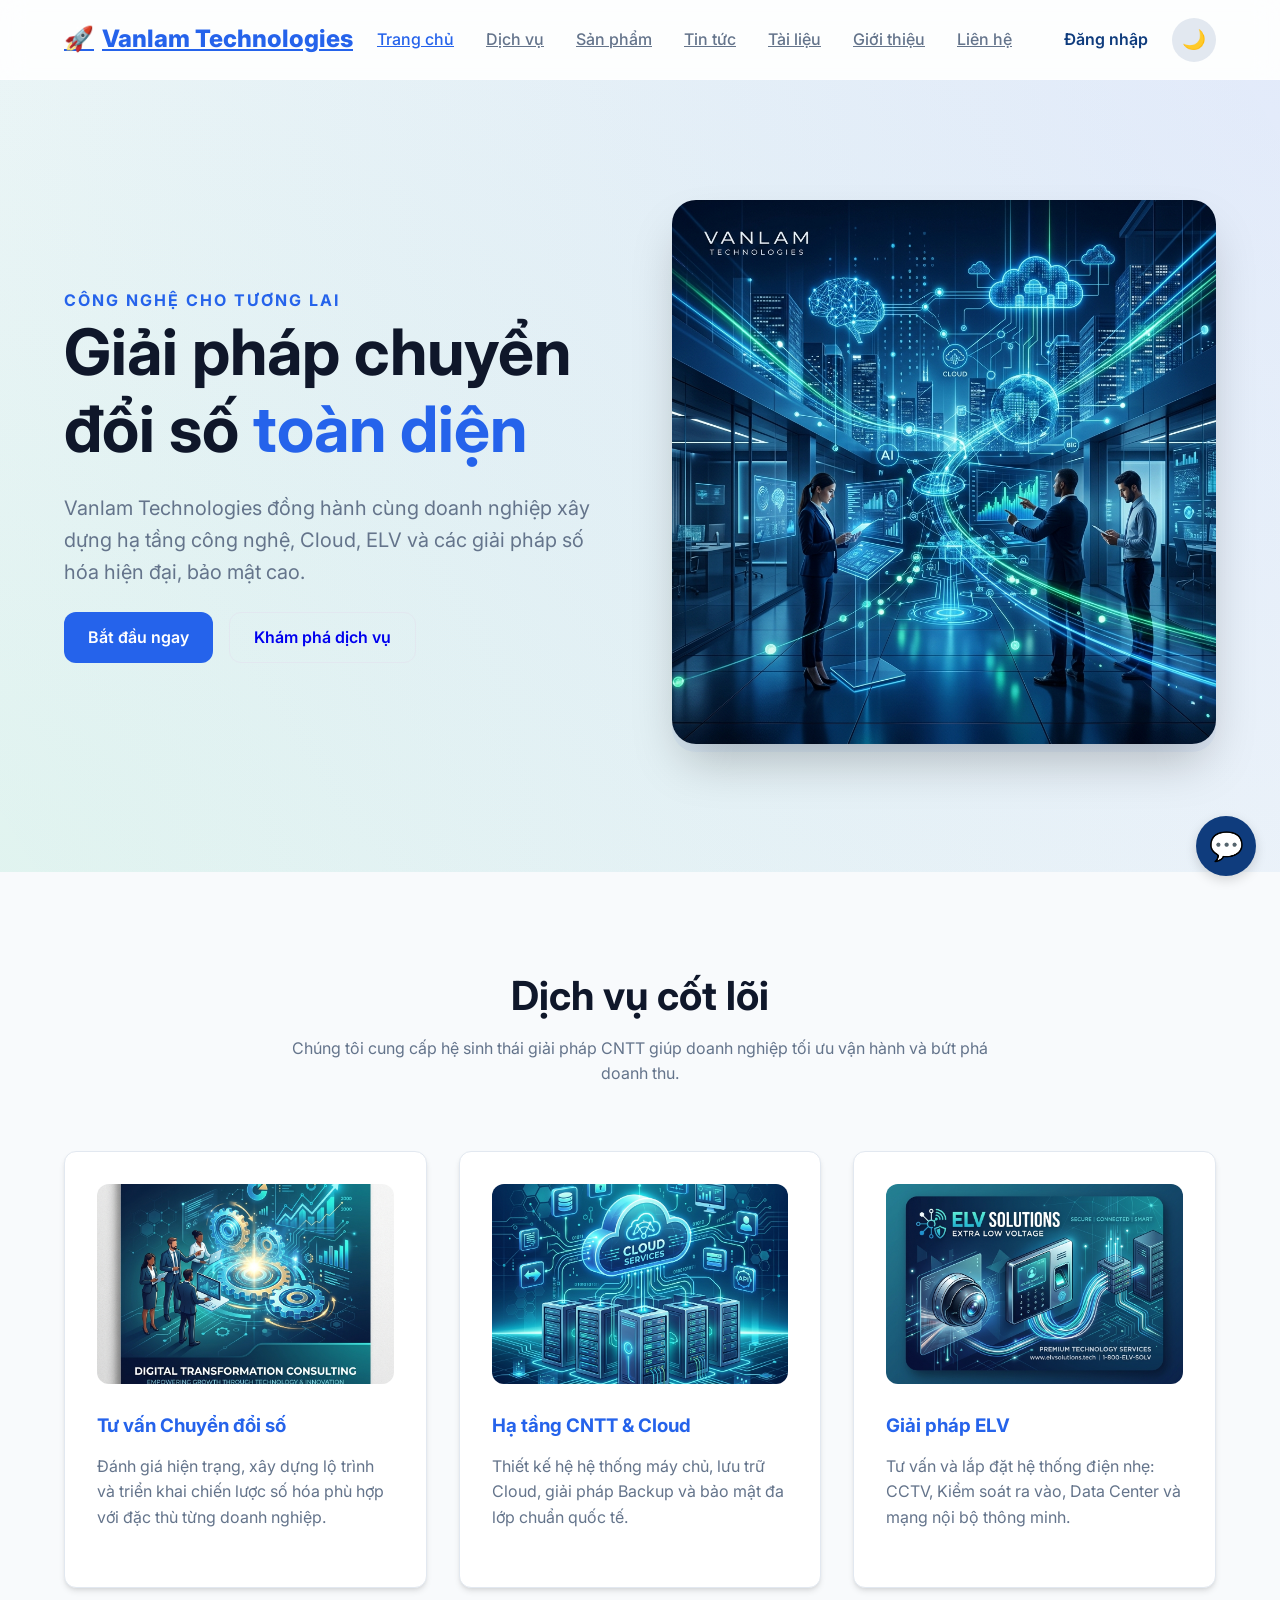
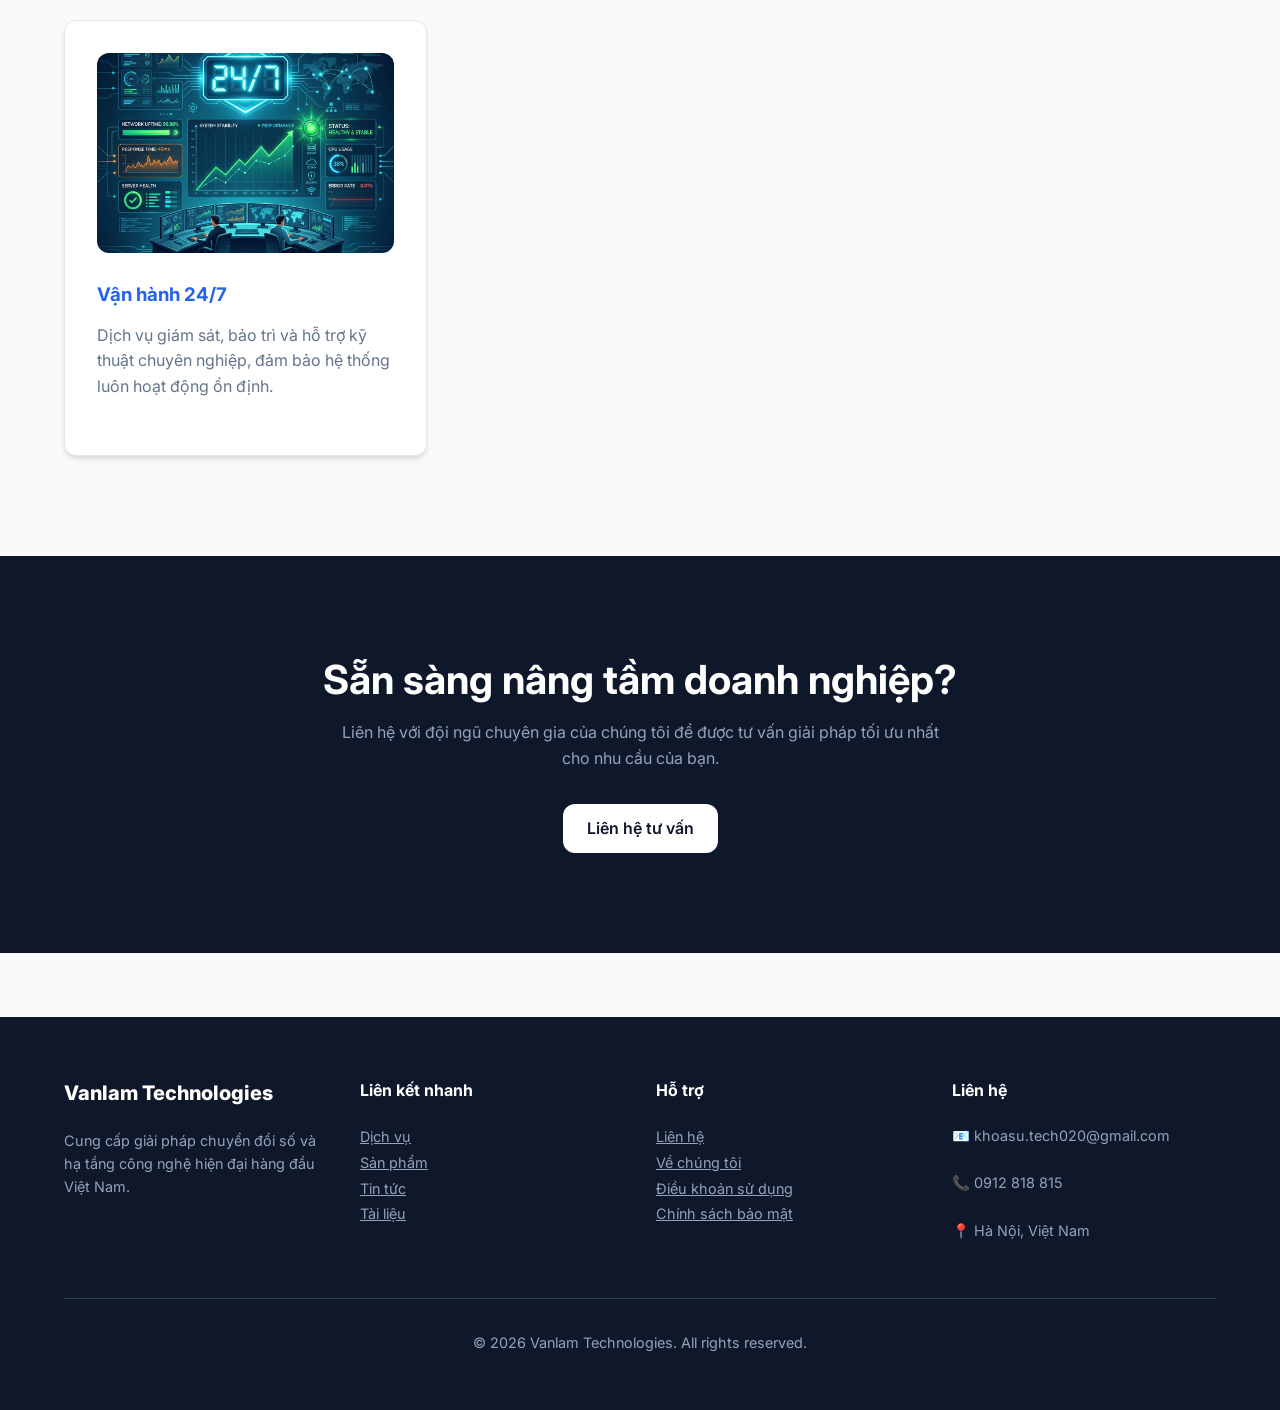
<file: index.html>
<!DOCTYPE html>
<html lang="vi">

<head>
  <meta charset="UTF-8" />
  <meta name="viewport" content="width=device-width, initial-scale=1.0" />
  <meta name="robots" content="index, follow" />
  <title>Vanlam Technologies | Giải pháp chuyển đổi số & CNTT</title>
  <meta name="description"
    content="Vanlam Technologies cung cấp giải pháp chuyển đổi số, hạ tầng CNTT, cloud, ELV và tư vấn công nghệ cho doanh nghiệp." />
  <meta name="keywords" content="chuyển đổi số, hạ tầng CNTT, cloud, ELV, bảo mật, tư vấn CNTT" />
  <link rel="canonical" href="https://vanlam-website.com/index.html" />

  <link rel="preconnect" href="https://fonts.googleapis.com">
  <link rel="preconnect" href="https://fonts.gstatic.com" crossorigin>
  <link href="https://fonts.googleapis.com/css2?family=Inter:wght@300;400;500;600;700;800&display=swap"
    rel="stylesheet">

  <!-- Global Styles -->
  <link rel="stylesheet" href="index.css">

  <style>
    /* Page Specific Styles */
    .hero-section {
      padding: 120px 0;
      background: radial-gradient(circle at top right, rgba(37, 99, 235, 0.1), transparent),
        radial-gradient(circle at bottom left, rgba(16, 185, 129, 0.1), transparent);
      min-height: 80vh;
      display: flex;
      align-items: center;
    }

    .hero-grid {
      display: grid;
      grid-template-columns: 1fr 1fr;
      gap: 4rem;
      align-items: center;
    }

    .hero-img {
      width: 100%;
      border-radius: 24px;
      box-shadow: 0 25px 50px -12px rgba(0, 0, 0, 0.25);
    }

    @media (max-width: 992px) {
      .hero-grid {
        grid-template-columns: 1fr;
        text-align: center;
      }

      .hero-content {
        order: 2;
      }

      .hero-img-container {
        order: 1;
      }
    }

    .feature-grid {
      display: grid;
      grid-template-columns: repeat(auto-fit, minmax(280px, 1fr));
      gap: 2rem;
      margin-top: 4rem;
    }

    .section-header {
      text-align: center;
      max-width: 700px;
      margin: 0 auto 4rem;
    }
  </style>
</head>

<body>

  <!-- Header is injected by ui.js -->

  <main>
    <!-- Hero -->
    <section class="hero-section">
      <div class="container hero-grid">
        <div class="hero-content reveal">
          <span style="color: var(--accent); font-weight: 700; text-transform: uppercase; letter-spacing: 2px;">Công
            nghệ cho tương lai</span>
          <h1>Giải pháp chuyển đổi số <span style="color: var(--accent);">toàn diện</span></h1>
          <p style="font-size: 1.25rem;">Vanlam Technologies đồng hành cùng doanh nghiệp xây dựng hạ tầng công nghệ,
            Cloud, ELV và các giải pháp số hóa hiện đại, bảo mật cao.</p>
          <div style="display: flex; gap: 1rem; flex-wrap: wrap;">
            <a href="contact.html" class="btn btn-primary">Bắt đầu ngay</a>
            <a href="services.html" class="btn" style="border: 1px solid var(--border);">Khám phá dịch vụ</a>
          </div>
        </div>
        <div class="hero-img-container reveal"
          style="transition-delay: 0.2s; background: rgba(37, 99, 235, 0.05); border-radius: 24px;">
          <img src="assets/img/hero_main.png" alt="Vanlam Technologies - Digital Transformation" class="hero-img"
            loading="eager">
        </div>
      </div>
    </section>

    <!-- Services -->
    <section style="padding: 100px 0;">
      <div class="container">
        <div class="section-header reveal">
          <h2>Dịch vụ cốt lõi</h2>
          <p>Chúng tôi cung cấp hệ sinh thái giải pháp CNTT giúp doanh nghiệp tối ưu vận hành và bứt phá doanh thu.</p>
        </div>
        <div class="feature-grid">
          <div class="card reveal" style="background: var(--card-bg);">
            <img src="assets/img/consulting.png" alt="Tư vấn Chuyển đổi số"
              style="width: 100%; height: 200px; object-fit: cover; border-radius: 12px; margin-bottom: 1.5rem; background: #f1f5f9;"
              loading="lazy">
            <h3 style="margin-bottom: 1rem; color: var(--accent);">Tư vấn Chuyển đổi số</h3>
            <p>Đánh giá hiện trạng, xây dựng lộ trình và triển khai chiến lược số hóa phù hợp với đặc thù từng doanh
              nghiệp.</p>
          </div>
          <div class="card reveal" style="transition-delay: 0.1s; background: var(--card-bg);">
            <img src="assets/img/cloud_infra.png" alt="Hạ tầng CNTT & Cloud"
              style="width: 100%; height: 200px; object-fit: cover; border-radius: 12px; margin-bottom: 1.5rem; background: #f1f5f9;"
              loading="lazy">
            <h3 style="margin-bottom: 1rem; color: var(--accent);">Hạ tầng CNTT & Cloud</h3>
            <p>Thiết kế hệ hệ thống máy chủ, lưu trữ Cloud, giải pháp Backup và bảo mật đa lớp chuẩn quốc tế.</p>
          </div>
          <div class="card reveal" style="transition-delay: 0.2s; background: var(--card-bg);">
            <img src="assets/img/elv_solutions.png" alt="Giải pháp ELV"
              style="width: 100%; height: 200px; object-fit: cover; border-radius: 12px; margin-bottom: 1.5rem; background: #f1f5f9;"
              loading="lazy">
            <h3 style="margin-bottom: 1rem; color: var(--accent);">Giải pháp ELV</h3>
            <p>Tư vấn và lắp đặt hệ thống điện nhẹ: CCTV, Kiểm soát ra vào, Data Center và mạng nội bộ thông minh.</p>
          </div>
          <div class="card reveal" style="transition-delay: 0.3s; background: var(--card-bg);">
            <img src="assets/img/ops_247.png" alt="Vận hành 24/7"
              style="width: 100%; height: 200px; object-fit: cover; border-radius: 12px; margin-bottom: 1.5rem; background: #f1f5f9;"
              loading="lazy">
            <h3 style="margin-bottom: 1rem; color: var(--accent);">Vận hành 24/7</h3>
            <p>Dịch vụ giám sát, bảo trì và hỗ trợ kỹ thuật chuyên nghiệp, đảm bảo hệ thống luôn hoạt động ổn định.</p>
          </div>
        </div>
      </div>
    </section>

    <!-- Call to Action -->
    <section style="background: var(--primary); padding: 100px 0; color: white;" class="reveal">
      <div class="container" style="text-align: center;">
        <h2 style="color: white;">Sẵn sàng nâng tầm doanh nghiệp?</h2>
        <p style="color: #94a3b8; max-width: 600px; margin: 1rem auto 2rem;">Liên hệ với đội ngũ chuyên gia của chúng
          tôi để được tư vấn giải pháp tối ưu nhất cho nhu cầu của bạn.</p>
        <a href="contact.html" class="btn btn-primary" style="background: white; color: var(--primary);">Liên hệ tư
          vấn</a>
      </div>
    </section>
  </main>

  <!-- Footer is injected by ui.js -->

  <!-- Scripts -->
  <script src="auth.js"></script>
  <script src="ui.js"></script>
</body>

</html>
</file>
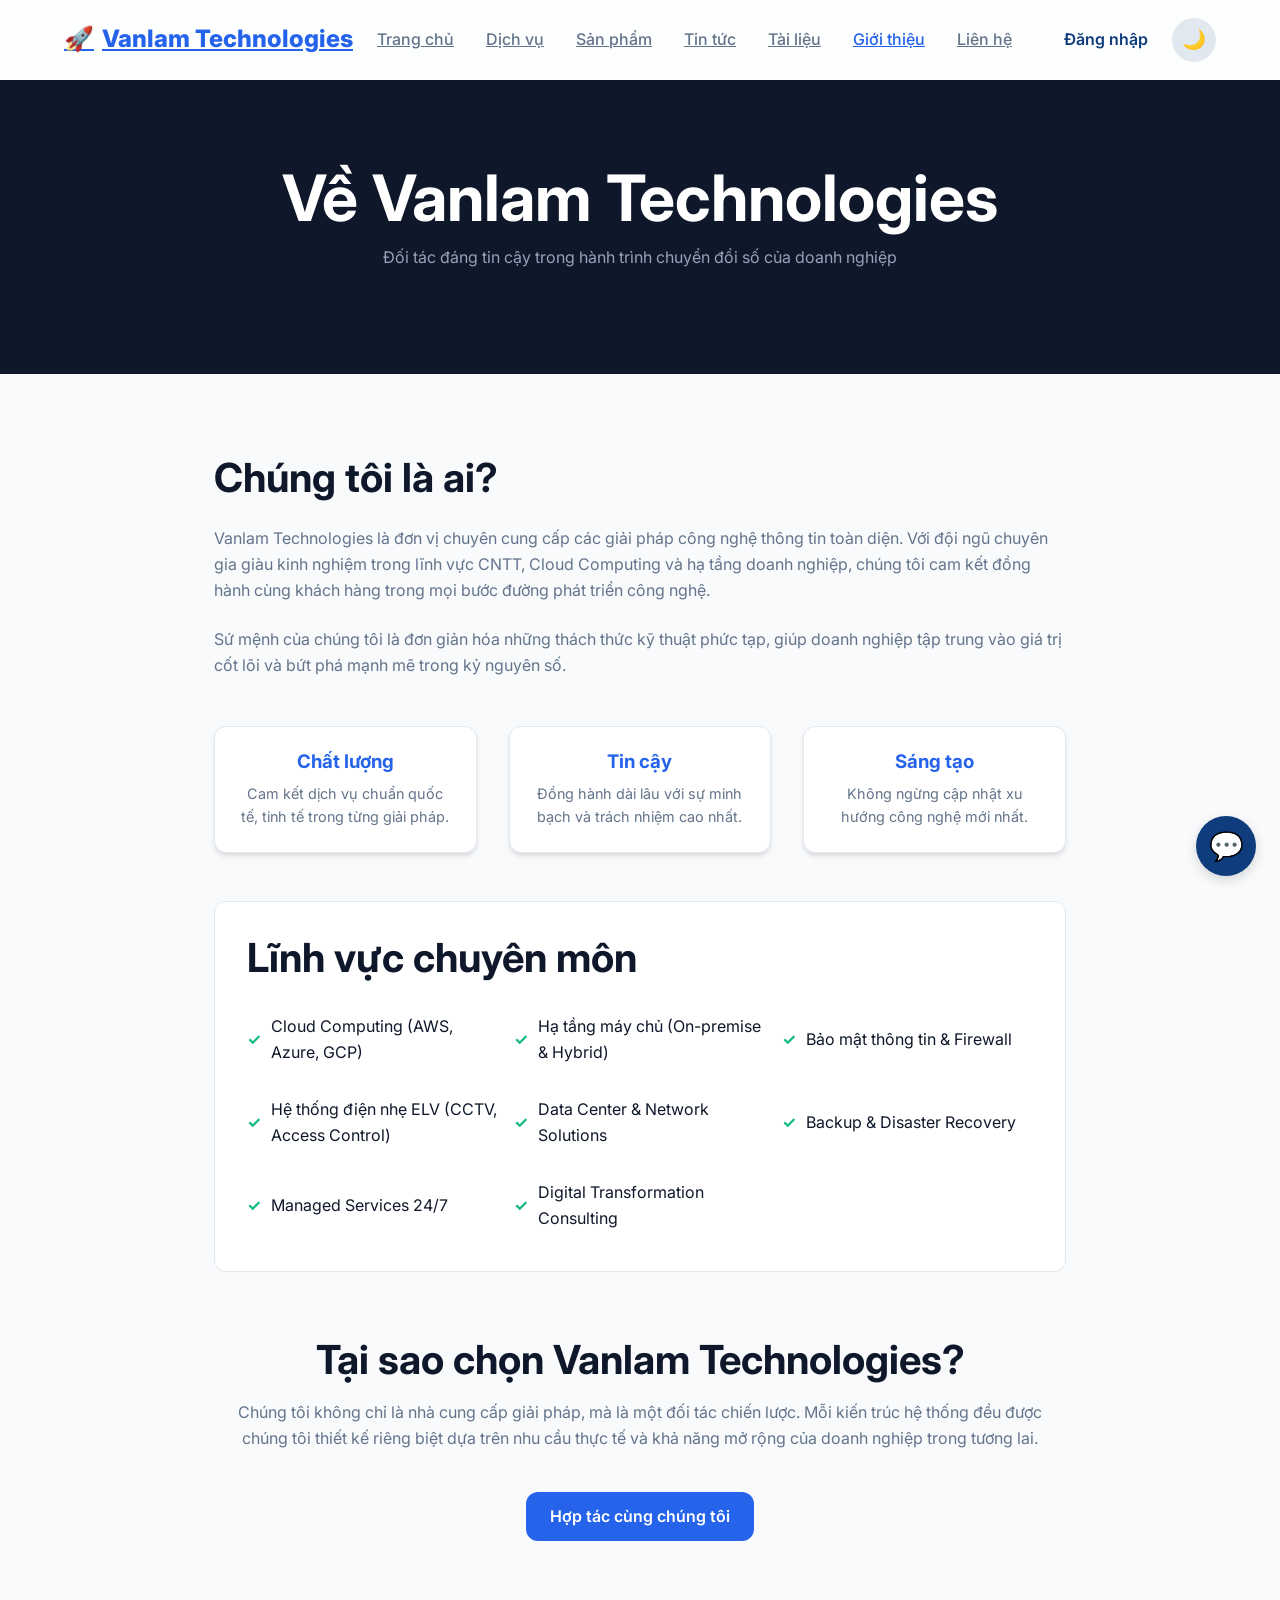
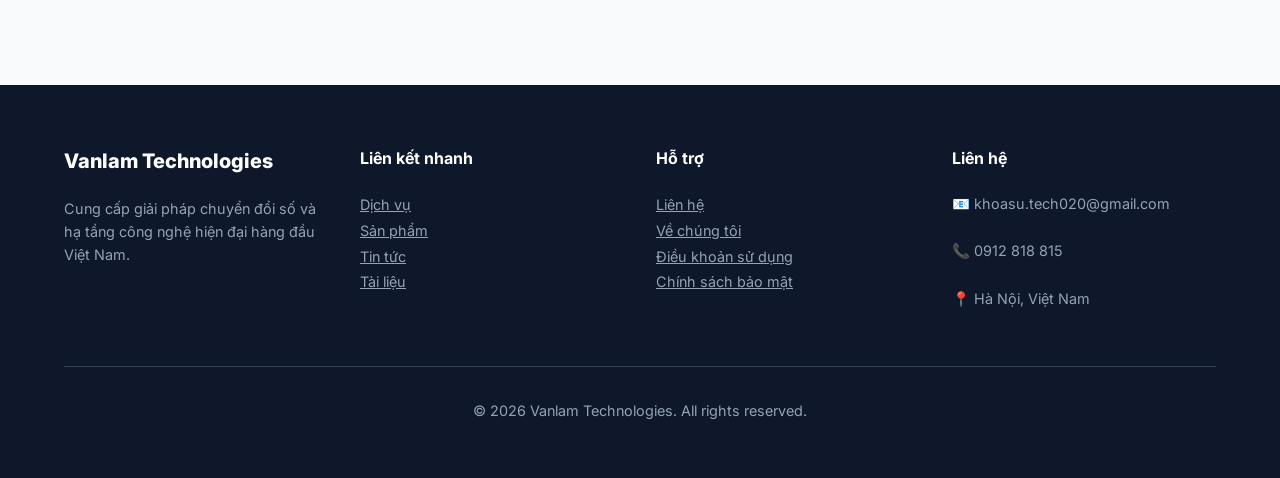
<file: about.html>
<!DOCTYPE html>
<html lang="vi">
<head>
  <meta charset="UTF-8" />
  <meta name="viewport" content="width=device-width, initial-scale=1.0" />
  <title>Giới thiệu | Vanlam Technologies</title>
  <meta name="description" content="Tìm hiểu về Vanlam Technologies - đội ngũ chuyên gia công nghệ giàu kinh nghiệm trong lĩnh vực CNTT, cloud và hạ tầng doanh nghiệp." />
  
  <link rel="preconnect" href="https://fonts.googleapis.com">
  <link rel="preconnect" href="https://fonts.gstatic.com" crossorigin>
  <link href="https://fonts.googleapis.com/css2?family=Inter:wght@300;400;500;600;700;800&display=swap" rel="stylesheet">
  
  <!-- Global Styles -->
  <link rel="stylesheet" href="index.css">
  
  <style>
    .page-header {
      background: var(--primary);
      color: white;
      padding: 80px 0;
      text-align: center;
    }
    .about-content {
      max-width: 900px;
      margin: 0 auto;
    }
    .value-grid {
      display: grid;
      grid-template-columns: repeat(auto-fit, minmax(200px, 1fr));
      gap: 2rem;
      margin: 3rem 0;
    }
    .expertise-card {
      background: var(--card-bg);
      padding: 2rem;
      border-radius: var(--radius);
      border: 1px solid var(--border);
    }
    .expertise-list {
      display: grid;
      grid-template-columns: repeat(auto-fit, minmax(250px, 1fr));
      gap: 1rem;
      list-style: none;
      padding: 0;
    }
    .expertise-list li {
      padding: 0.5rem 0;
      display: flex;
      align-items: center;
      gap: 10px;
    }
    .expertise-list li::before {
      content: "✓";
      color: var(--secondary);
      font-weight: bold;
    }
  </style>
</head>
<body>

  <!-- Header is injected by ui.js -->

  <main>
    <section class="page-header reveal">
      <div class="container">
        <h1 style="color: white; margin-bottom: 0.5rem;">Về Vanlam Technologies</h1>
        <p style="color: #94a3b8;">Đối tác đáng tin cậy trong hành trình chuyển đổi số của doanh nghiệp</p>
      </div>
    </section>

    <section style="padding: 80px 0;">
      <div class="container about-content">
        <div class="reveal">
          <h2 style="margin-bottom: 1.5rem;">Chúng tôi là ai?</h2>
          <p>Vanlam Technologies là đơn vị chuyên cung cấp các giải pháp công nghệ thông tin toàn diện. Với đội ngũ chuyên gia giàu kinh nghiệm trong lĩnh vực CNTT, Cloud Computing và hạ tầng doanh nghiệp, chúng tôi cam kết đồng hành cùng khách hàng trong mọi bước đường phát triển công nghệ.</p>
          <p>Sứ mệnh của chúng tôi là đơn giản hóa những thách thức kỹ thuật phức tạp, giúp doanh nghiệp tập trung vào giá trị cốt lõi và bứt phá mạnh mẽ trong kỷ nguyên số.</p>
        </div>

        <div class="value-grid">
          <div class="card reveal" style="padding: 1.5rem; text-align: center;">
            <h3 style="color: var(--accent); margin-bottom: 0.5rem;">Chất lượng</h3>
            <p style="font-size: 0.9rem; margin-bottom: 0;">Cam kết dịch vụ chuẩn quốc tế, tinh tế trong từng giải pháp.</p>
          </div>
          <div class="card reveal" style="padding: 1.5rem; text-align: center; transition-delay: 0.1s;">
            <h3 style="color: var(--accent); margin-bottom: 0.5rem;">Tin cậy</h3>
            <p style="font-size: 0.9rem; margin-bottom: 0;">Đồng hành dài lâu với sự minh bạch và trách nhiệm cao nhất.</p>
          </div>
          <div class="card reveal" style="padding: 1.5rem; text-align: center; transition-delay: 0.2s;">
            <h3 style="color: var(--accent); margin-bottom: 0.5rem;">Sáng tạo</h3>
            <p style="font-size: 0.9rem; margin-bottom: 0;">Không ngừng cập nhật xu hướng công nghệ mới nhất.</p>
          </div>
        </div>

        <div class="expertise-card reveal">
          <h2 style="margin-bottom: 1.5rem;">Lĩnh vực chuyên môn</h2>
          <ul class="expertise-list">
            <li>Cloud Computing (AWS, Azure, GCP)</li>
            <li>Hạ tầng máy chủ (On-premise & Hybrid)</li>
            <li>Bảo mật thông tin & Firewall</li>
            <li>Hệ thống điện nhẹ ELV (CCTV, Access Control)</li>
            <li>Data Center & Network Solutions</li>
            <li>Backup & Disaster Recovery</li>
            <li>Managed Services 24/7</li>
            <li>Digital Transformation Consulting</li>
          </ul>
        </div>

        <div class="reveal" style="margin-top: 4rem; text-align: center;">
          <h2>Tại sao chọn Vanlam Technologies?</h2>
          <p style="margin-top: 1rem;">Chúng tôi không chỉ là nhà cung cấp giải pháp, mà là một đối tác chiến lược. Mỗi kiến trúc hệ thống đều được chúng tôi thiết kế riêng biệt dựa trên nhu cầu thực tế và khả năng mở rộng của doanh nghiệp trong tương lai.</p>
          <a href="contact.html" class="btn btn-primary" style="margin-top: 1rem;">Hợp tác cùng chúng tôi</a>
        </div>
      </div>
    </section>
  </main>

  <!-- Footer is injected by ui.js -->

  <script src="auth.js"></script>
  <script src="ui.js"></script>
</body>
</html>
</file>
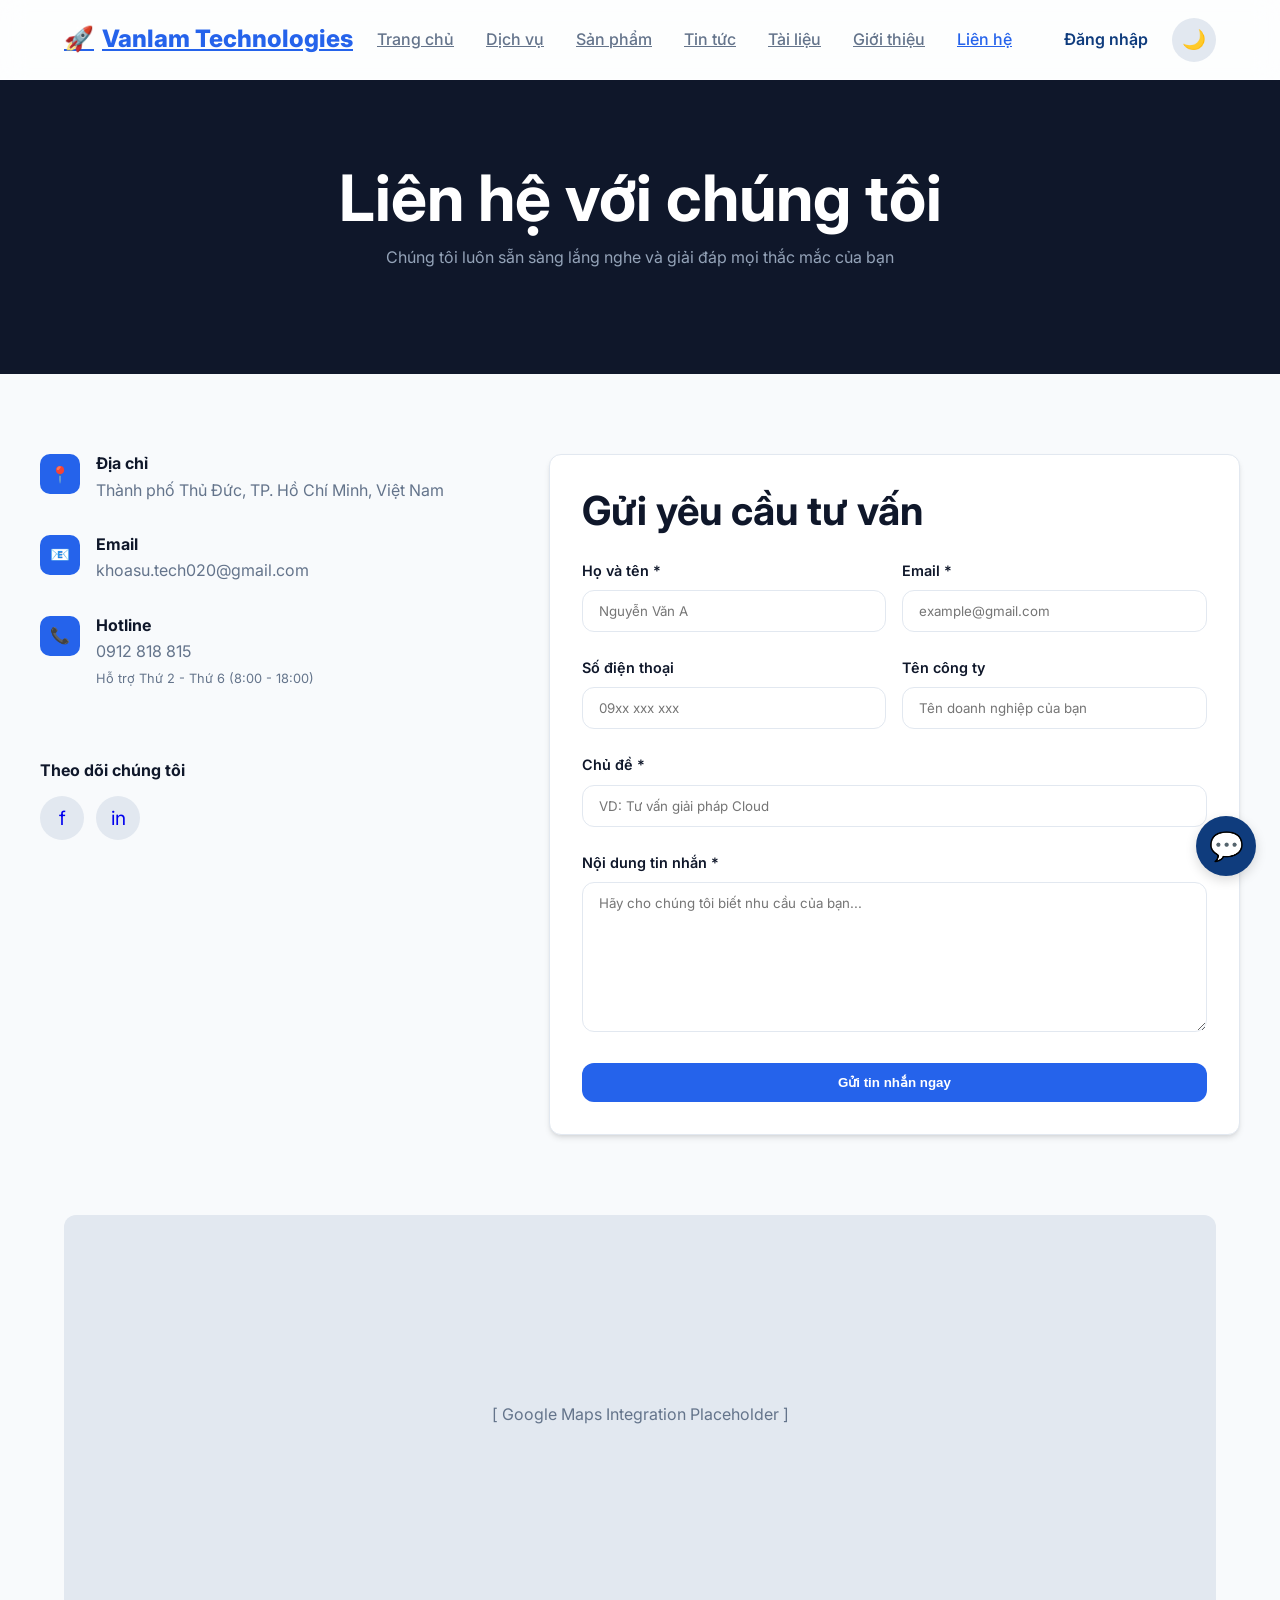
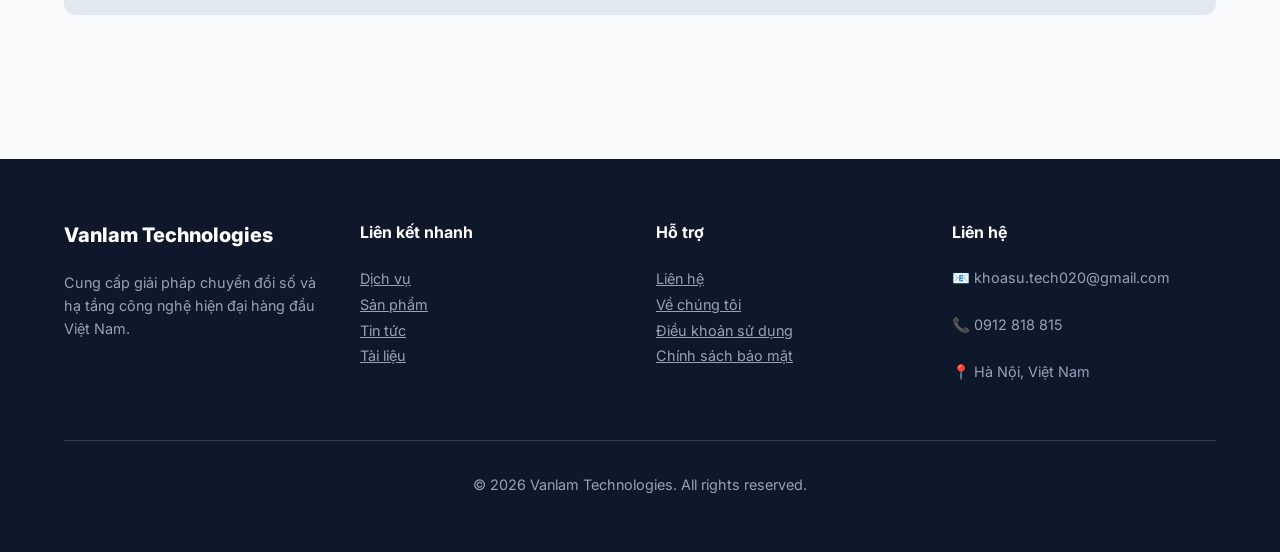
<file: contact.html>
<!DOCTYPE html>
<html lang="vi">
<head>
  <meta charset="UTF-8" />
  <meta name="viewport" content="width=device-width, initial-scale=1.0" />
  <title>Liên hệ | Vanlam Technologies</title>
  <meta name="description" content="Liên hệ với Vanlam Technologies để được tư vấn miễn phí về các giải pháp CNTT và chuyển đổi số." />
  
  <link rel="preconnect" href="https://fonts.googleapis.com">
  <link rel="preconnect" href="https://fonts.gstatic.com" crossorigin>
  <link href="https://fonts.googleapis.com/css2?family=Inter:wght@300;400;500;600;700;800&display=swap" rel="stylesheet">
  
  <!-- Global Styles -->
  <link rel="stylesheet" href="index.css">
  
  <style>
    .page-header {
      background: var(--primary);
      color: white;
      padding: 80px 0;
      text-align: center;
    }
    .contact-grid {
      display: grid;
      grid-template-columns: 1fr 1.5fr;
      gap: 3rem;
      padding: 80px 0;
    }
    @media (max-width: 992px) {
      .contact-grid { grid-template-columns: 1fr; }
    }
    .form-group { margin-bottom: 1.5rem; }
    .form-group label { display: block; margin-bottom: 0.5rem; font-weight: 600; font-size: 0.9rem; }
    .form-input {
      width: 100%;
      padding: 12px 16px;
      border-radius: var(--radius);
      border: 1px solid var(--border);
      background: var(--card-bg);
      color: var(--text);
      font-family: inherit;
      transition: border-color 0.2s;
    }
    .form-input:focus { outline: none; border-color: var(--accent); }
    textarea.form-input { min-height: 150px; resize: vertical; }
    
    .contact-info-card {
      display: flex;
      flex-direction: column;
      gap: 2rem;
    }
    .info-item { display: flex; gap: 1rem; align-items: flex-start; }
    .info-icon {
      width: 40px;
      height: 40px;
      background: var(--accent);
      color: white;
      border-radius: 10px;
      display: flex;
      align-items: center;
      justify-content: center;
      flex-shrink: 0;
    }
  </style>
</head>
<body>

  <!-- Header is injected by ui.js -->

  <main>
    <section class="page-header reveal">
      <div class="container">
        <h1 style="color: white; margin-bottom: 0.5rem;">Liên hệ với chúng tôi</h1>
        <p style="color: #94a3b8;">Chúng tôi luôn sẵn sàng lắng nghe và giải đáp mọi thắc mắc của bạn</p>
      </div>
    </section>

    <section>
      <div class="container contact-grid">
        <!-- Info Column -->
        <div class="contact-info-card reveal">
          <div class="info-item">
            <div class="info-icon">📍</div>
            <div>
              <h4 style="margin-bottom: 0.25rem;">Địa chỉ</h4>
              <p style="margin-bottom: 0;">Thành phố Thủ Đức, TP. Hồ Chí Minh, Việt Nam</p>
            </div>
          </div>
          
          <div class="info-item">
            <div class="info-icon">📧</div>
            <div>
              <h4 style="margin-bottom: 0.25rem;">Email</h4>
              <p style="margin-bottom: 0;">khoasu.tech020@gmail.com</p>
            </div>
          </div>
          
          <div class="info-item">
            <div class="info-icon">📞</div>
            <div>
              <h4 style="margin-bottom: 0.25rem;">Hotline</h4>
              <p style="margin-bottom: 0;">0912 818 815</p>
              <p style="font-size: 0.8rem; margin-top: 0.25rem;">Hỗ trợ Thứ 2 - Thứ 6 (8:00 - 18:00)</p>
            </div>
          </div>

          <div style="margin-top: 1rem;">
            <h4 style="margin-bottom: 1rem;">Theo dõi chúng tôi</h4>
            <div style="display: flex; gap: 0.75rem;">
              <a href="https://www.facebook.com/khoaSNA/" class="theme-toggle" style="text-decoration: none;">f</a>
              <a href="https://www.linkedin.com/in/su-khoa-443974393/" class="theme-toggle" style="text-decoration: none;">in</a>
            </div>
          </div>
        </div>

        <!-- Form Column -->
        <div class="card reveal" style="transition-delay: 0.1s;">
          <h2 style="margin-bottom: 1.5rem;">Gửi yêu cầu tư vấn</h2>
          <form onsubmit="handleSubmit(event)">
            <div style="display: grid; grid-template-columns: 1fr 1fr; gap: 1rem;">
              <div class="form-group">
                <label for="name">Họ và tên *</label>
                <input type="text" id="name" class="form-input" placeholder="Nguyễn Văn A" required>
              </div>
              <div class="form-group">
                <label for="email">Email *</label>
                <input type="email" id="email" class="form-input" placeholder="example@gmail.com" required>
              </div>
            </div>
            
            <div style="display: grid; grid-template-columns: 1fr 1fr; gap: 1rem;">
              <div class="form-group">
                <label for="phone">Số điện thoại</label>
                <input type="tel" id="phone" class="form-input" placeholder="09xx xxx xxx">
              </div>
              <div class="form-group">
                <label for="company">Tên công ty</label>
                <input type="text" id="company" class="form-input" placeholder="Tên doanh nghiệp của bạn">
              </div>
            </div>

            <div class="form-group">
              <label for="subject">Chủ đề *</label>
              <input type="text" id="subject" class="form-input" placeholder="VD: Tư vấn giải pháp Cloud" required>
            </div>

            <div class="form-group">
              <label for="message">Nội dung tin nhắn *</label>
              <textarea id="message" class="form-input" placeholder="Hãy cho chúng tôi biết nhu cầu của bạn..." required></textarea>
            </div>

            <button type="submit" class="btn btn-primary" style="width: 100%;">Gửi tin nhắn ngay</button>
          </form>
        </div>
      </div>
    </section>

    <!-- Map Placeholder -->
    <section class="reveal" style="padding-bottom: 80px;">
      <div class="container">
        <div style="width: 100%; height: 400px; background: var(--border); border-radius: var(--radius); display: flex; align-items: center; justify-content: center; color: var(--muted);">
           [ Google Maps Integration Placeholder ]
        </div>
      </div>
    </section>
  </main>

  <!-- Footer is injected by ui.js -->

  <script>
    function handleSubmit(event) {
      event.preventDefault();
      const name = document.getElementById('name').value;
      alert('Cảm ơn ' + name + '! Yêu cầu của bạn đã được gửi thành công. Chúng tôi sẽ phản hồi sớm nhất có thể.');
      event.target.reset();
    }
  </script>

  <script src="auth.js"></script>
  <script src="ui.js"></script>
</body>
</html>
</file>
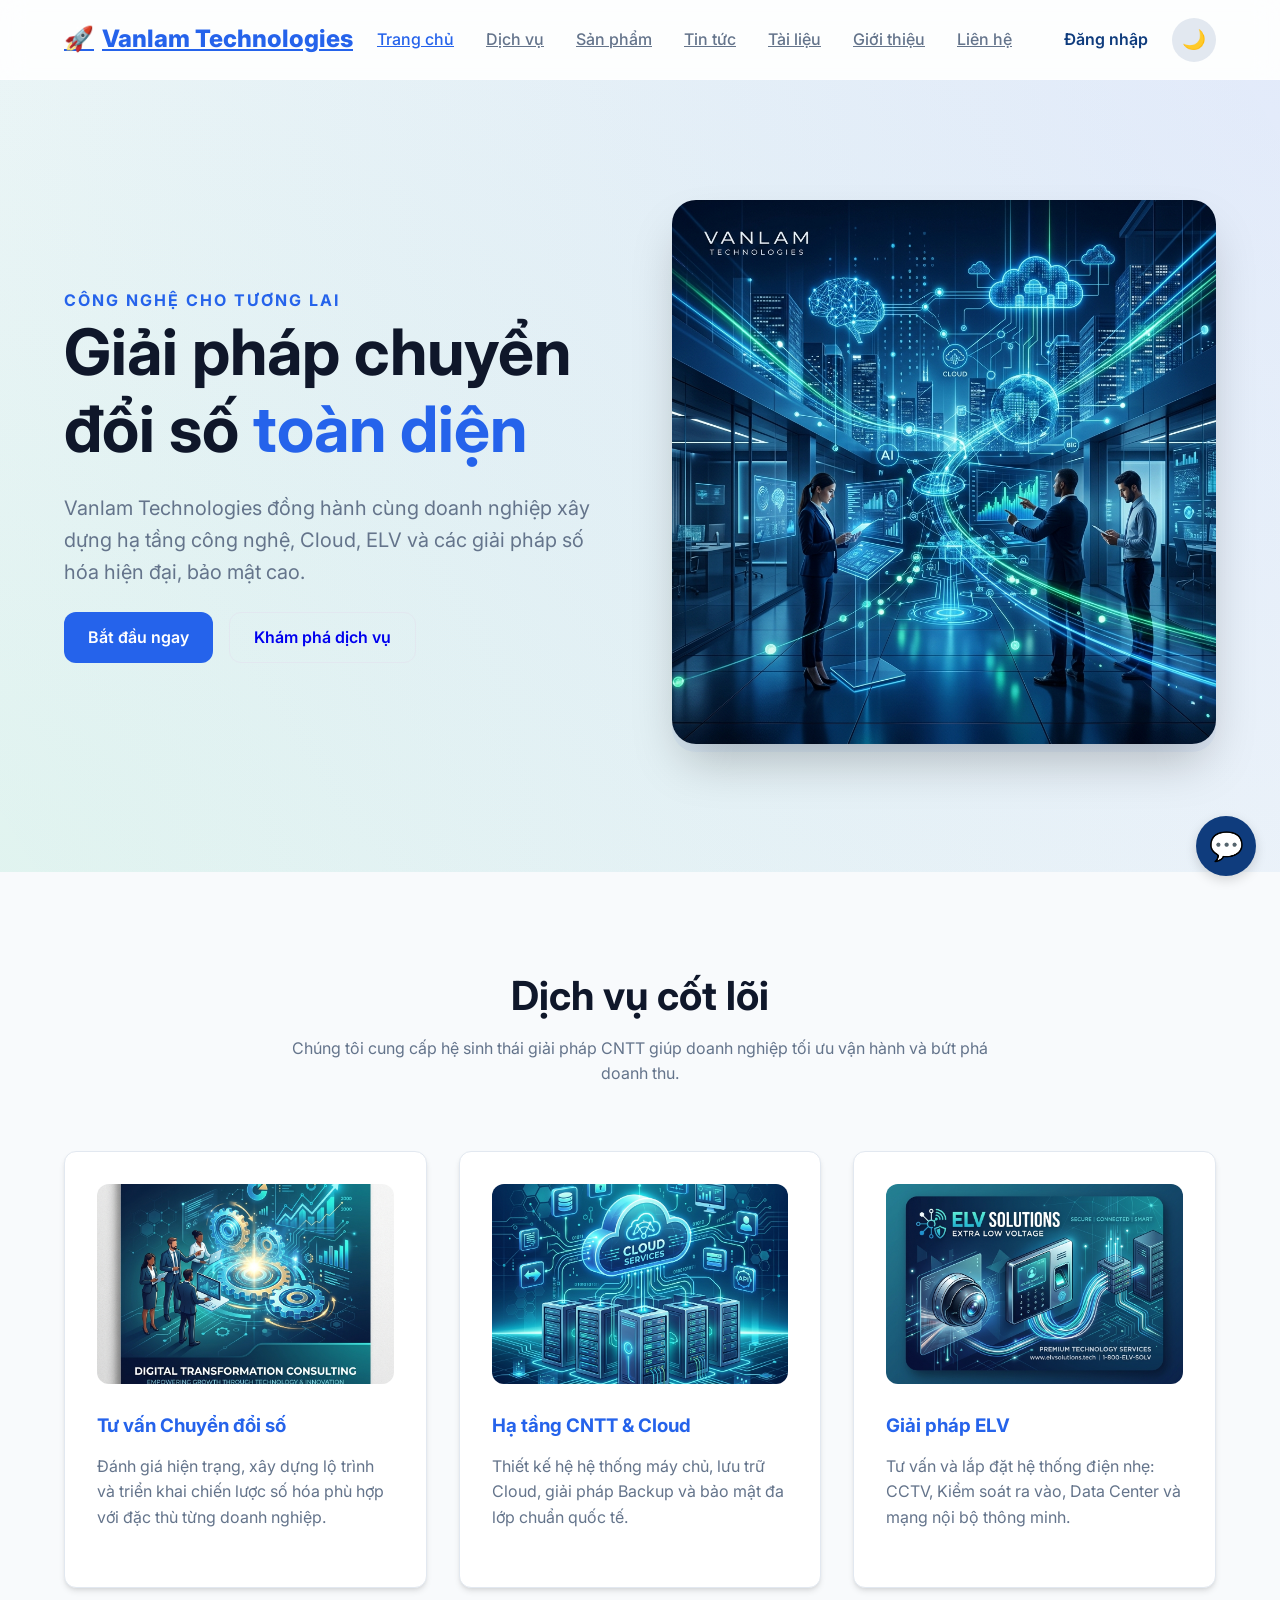
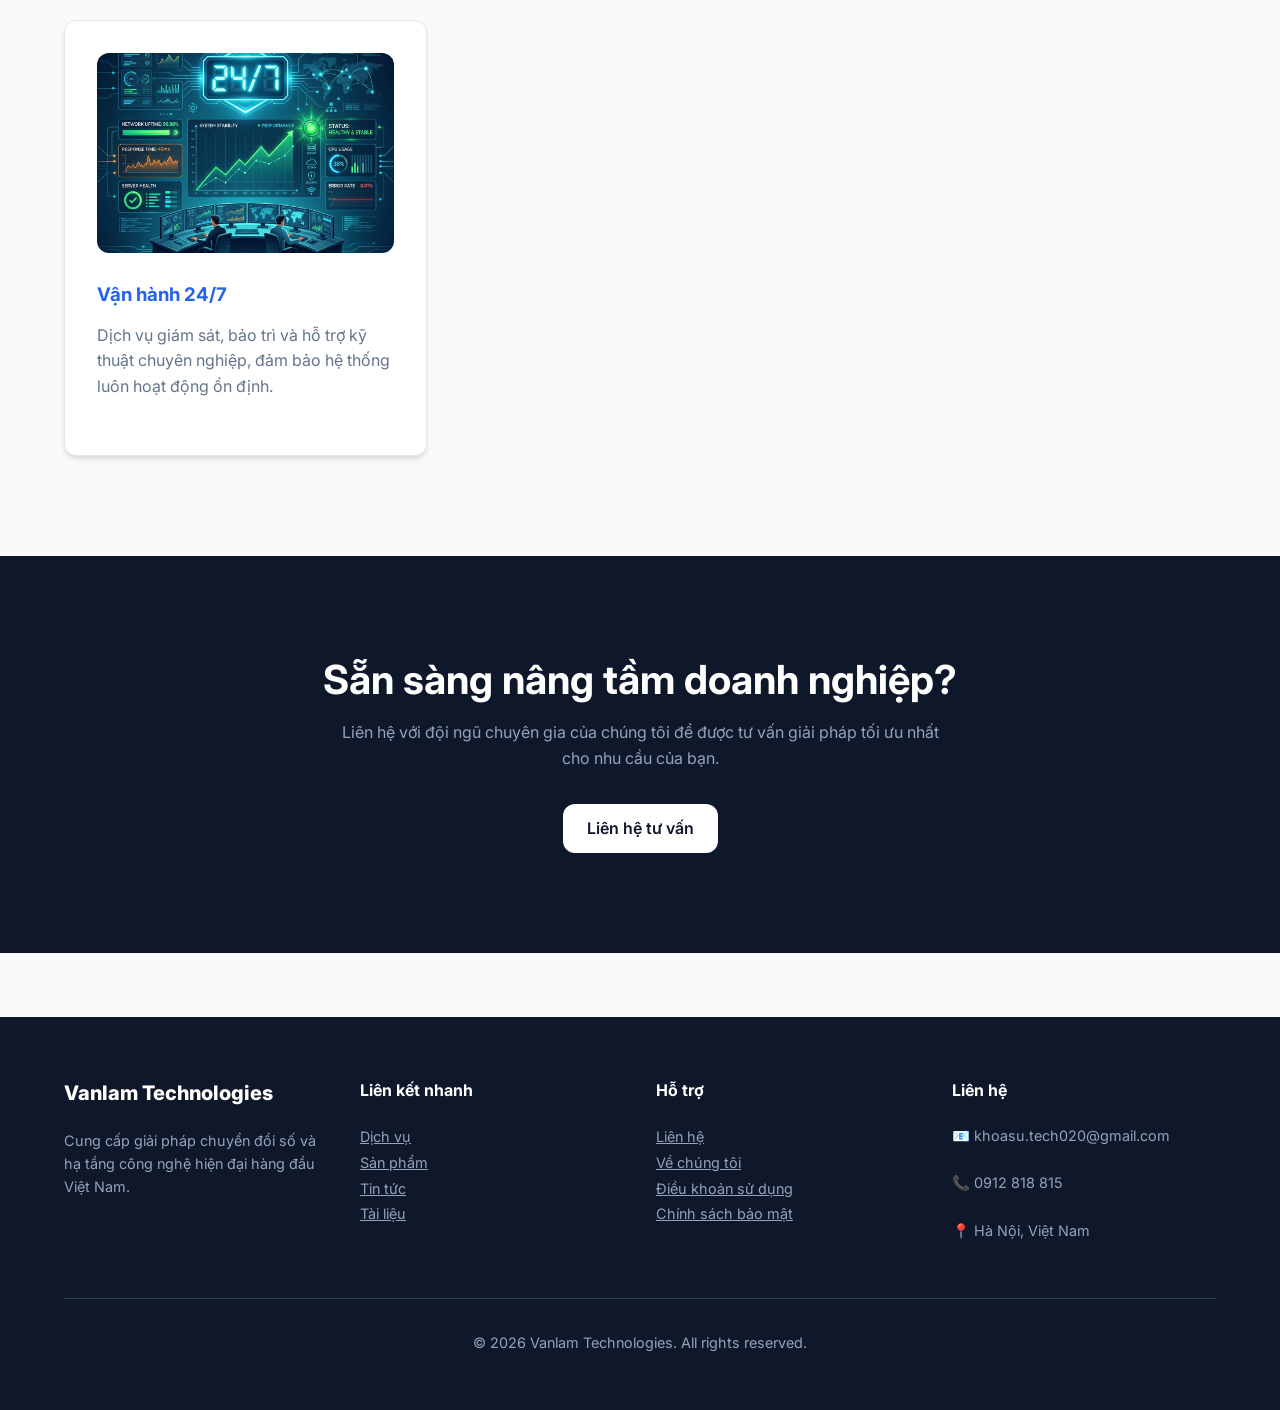
<file: manage-documents.html>
<!DOCTYPE html>
<html lang="vi">

<head>
  <meta charset="utf-8" />
  <meta name="viewport" content="width=device-width,initial-scale=1" />
  <title>Quản lý tài liệu | Vanlam technologies</title>
  <style>
    :root {
      --bg: #f4f6fb;
      --card: #fff;
      --text: #111;
      --muted: #6b7280;
      --primary: #0f3c7d;
      --danger: #c92a2a;
      --success: #059669;
    }

    * {
      box-sizing: border-box;
    }

    body {
      margin: 0;
      font-family: Inter, sans-serif;
      background: var(--bg);
      color: var(--text);
      line-height: 1.5;
    }

    .page {
      min-height: 100vh;
      display: flex;
      align-items: flex-start;
      justify-content: center;
      padding: 32px 16px;
    }

    .card {
      width: 100%;
      max-width: 800px;
      background: var(--card);
      border-radius: 18px;
      padding: 32px;
      box-shadow: 0 18px 50px rgba(2, 6, 23, .08);
    }

    h1 {
      margin: 0 0 16px;
      font-size: 26px;
    }

    .toolbar {
      display: flex;
      justify-content: space-between;
      align-items: center;
      margin-bottom: 24px;
      gap: 16px;
      flex-wrap: wrap;
    }

    .upload-section {
      background: #f8fafc;
      border: 2px dashed #cbd5e1;
      border-radius: 12px;
      padding: 24px;
      text-align: center;
      margin-bottom: 32px;
      cursor: pointer;
    }

    .upload-section:hover {
      border-color: var(--primary);
      background: #f0f7ff;
    }

    .upload-section.loading {
      opacity: 0.6;
      pointer-events: none;
    }

    .hidden-input {
      display: none;
    }

    .btn {
      padding: 10px 18px;
      border: none;
      border-radius: 8px;
      font-size: 14px;
      font-weight: 600;
      cursor: pointer;
      display: inline-flex;
      align-items: center;
      gap: 8px;
    }

    .btn-primary {
      background: var(--primary);
      color: #fff;
    }

    .btn-danger {
      background: var(--danger);
      color: #fff;
    }

    .btn-secondary {
      background: #e5e7eb;
      color: #111;
    }

    .doc-list {
      border-top: 1px solid #e5e7eb;
      padding-top: 20px;
    }

    .doc-item {
      display: flex;
      justify-content: space-between;
      align-items: center;
      padding: 16px;
      border: 1px solid #e5e7eb;
      border-radius: 10px;
      margin-bottom: 12px;
      background: #fff;
    }

    .doc-info {
      display: flex;
      align-items: center;
      gap: 12px;
    }

    .doc-icon {
      font-size: 24px;
      width: 40px;
      text-align: center;
    }

    .doc-meta {
      font-size: 12px;
      color: var(--muted);
      margin-top: 2px;
    }

    .alert {
      padding: 12px;
      border-radius: 8px;
      margin-bottom: 16px;
      font-size: 14px;
      display: none;
    }

    .alert-error {
      background: #fee2e2;
      border: 1px solid #fca5a5;
      color: #b91c1c;
      display: block;
    }

    .alert-success {
      background: #ecfdf5;
      border: 1px solid #6ee7b7;
      color: #065f46;
      display: block;
    }

    .tag {
      font-size: 11px;
      padding: 2px 6px;
      border-radius: 4px;
      font-weight: 700;
      text-transform: uppercase;
    }

    .tag-pdf {
      background: #fee2e2;
      color: #b91c1c;
    }

    .tag-word {
      background: #e0f2fe;
      color: #0369a1;
    }

    .tag-excel {
      background: #dcfce7;
      color: #15803d;
    }

    .tag-ppt {
      background: #ffedd5;
      color: #c2410c;
    }
  </style>
</head>

<body>
  <div class="page">
    <div class="card">
      <div class="toolbar">
        <div>
          <h1>Quản lý Thư viện GitHub</h1>
          <p style="color:var(--muted); font-size:14px; margin:0;">Giải pháp Form-Submit Bypass CORS 100%.</p>
        </div>
        <div style="display:flex; gap:8px;">
          <button class="btn btn-secondary" onclick="renderDocs()">Làm mới</button>
          <a href="index.html" class="btn btn-primary">Trang chủ</a>
        </div>
      </div>

      <div id="statusAlert" class="alert"></div>

      <div id="uploadBox" class="upload-section" onclick="document.getElementById('fileInput').click()">
        <div id="uploadIcon" style="font-size:40px; margin-bottom:8px;">📦</div>
        <h3 id="uploadTitle" style="margin:0 0 4px;">Nhấn để đăng tài liệu mới lên GitHub</h3>
        <p style="color:var(--muted); font-size:13px; margin:0;">Hỗ trợ: PDF, Word, Excel (Tối đa 25MB)</p>
        <input type="file" id="fileInput" class="hidden-input" multiple
          accept=".doc,.docx,.pdf,.xls,.xlsx,.ppt,.pptx" />
      </div>

      <div class="doc-list" id="docList">
        <p style="text-align:center; color:var(--muted); padding:20px;">Đang tải danh sách từ GitHub...</p>
      </div>

      <!-- Hidden Form for CORS Bypass -->
      <form id="hiddenForm" style="display:none" method="POST" target="hiddenResponseFrame">
        <textarea name="data" id="formDataField"></textarea>
      </form>
      <iframe name="hiddenResponseFrame" style="display:none"></iframe>
    </div>
  </div>

  <script src="auth.js"></script>
  <script>
    const GAS_URL = 'https://script.google.com/macros/s/AKfycbwPcFiC1QIBqyaxyRMVSRO8wB2GiDgH01I3EaC8kFvO4mXmfZNbJmEQkPJ4YRP24Fyr9g/exec';
    const GITHUB_RAW_URL = 'https://raw.githubusercontent.com/KhoaSu09/vanlam-website/main/docs/database.json';

    const uploadBox = document.getElementById('uploadBox');
    const fileInput = document.getElementById('fileInput');
    const docList = document.getElementById('docList');
    const statusAlert = document.getElementById('statusAlert');
    const hiddenForm = document.getElementById('hiddenForm');
    const formDataField = document.getElementById('formDataField');

    function showAlert(msg, isError = true) {
      statusAlert.textContent = msg;
      statusAlert.className = 'alert ' + (isError ? 'alert-error' : 'alert-success');
      statusAlert.style.display = 'block';
      setTimeout(() => { statusAlert.style.display = 'none'; }, 6000);
    }

    async function fetchDocs() {
      try {
        const res = await fetch(GITHUB_RAW_URL + '?v=' + Date.now());
        if (!res.ok) return [];
        return await res.json();
      } catch (e) { return []; }
    }

    async function renderDocs() {
      docList.innerHTML = '<p style="text-align:center; color:var(--muted); padding:20px;">Đang tải dữ liệu từ GitHub...</p>';
      const docs = await fetchDocs();
      docs.sort((a, b) => new Date(b.date) - new Date(a.date));
      if (!docs.length) {
        docList.innerHTML = '<p style="text-align:center; color:var(--muted); padding:40px; border:1px dashed #cbd5e1; border-radius:12px;">Chưa có tài liệu nào trên GitHub.</p>';
        return;
      }
      docList.innerHTML = docs.map(doc => `
        <div class="doc-item">
          <div class="doc-info">
            <div class="doc-icon">${getFileIcon(doc.ext)}</div>
            <div>
              <div style="font-weight:600;">${doc.name} <span class="tag ${getTagClass(doc.ext)}">${doc.ext}</span></div>
              <div class="doc-meta">${(doc.size / 1024).toFixed(1)} KB • ${new Date(doc.date).toLocaleDateString('vi-VN')}</div>
            </div>
          </div>
          <button class="btn btn-danger" onclick="deleteDoc('${doc.id}')">Xóa</button>
        </div>
      `).join('');
    }

    function getFileIcon(ext) {
      if (ext === 'pdf') return '📕';
      if (ext === 'docx' || ext === 'doc') return '📘';
      if (ext.includes('xl')) return '📗';
      return '📄';
    }
    function getTagClass(ext) {
      if (ext === 'pdf') return 'tag-pdf';
      if (ext === 'docx' || ext === 'doc') return 'tag-word';
      if (ext.includes('xl')) return 'tag-excel';
      return '';
    }

    function sendToGAS(payload) {
      hiddenForm.action = GAS_URL;
      formDataField.value = JSON.stringify(payload);
      hiddenForm.submit();
    }

    async function deleteDoc(id) {
      if (!confirm('Xóa file này khỏi GitHub?')) return;
      showLoading(true, 'Đang yêu cầu xóa khỏi GitHub...');
      try {
        sendToGAS({ type: 'delete_doc', id: id });
        showAlert('Đã gửi lệnh xóa qua Form... Đang đợi GitHub cập nhật...', false);
        setTimeout(renderDocs, 5000);
      } catch (e) { showAlert('Lỗi: ' + e.message); }
      showLoading(false);
    }

    fileInput.addEventListener('change', async (e) => {
      const files = Array.from(e.target.files);
      if (!files.length) return;

      for (const file of files) {
        showLoading(true, `Đang gửi file "${file.name}" qua Form...`);
        try {
          const base64 = await readFileAsBase64(file);
          const metadata = {
            id: 'doc-' + Date.now(),
            name: file.name,
            ext: file.name.split('.').pop().toLowerCase(),
            size: file.size,
            date: new Date().toISOString()
          };

          sendToGAS({
            type: 'upload_doc',
            file: base64,
            metadata: metadata
          });

          showAlert(`Đã gửi file "${file.name}". Vui lòng đợi GitHub đồng bộ (khoảng 10-15s).`, false);
        } catch (err) { showAlert(`Lỗi: ${err.message}`); }
      }

      showLoading(false);
      fileInput.value = '';
      setTimeout(renderDocs, 10000); // 10s cho chắc chắn GitHub xong
    });

    function readFileAsBase64(file) {
      return new Promise((resolve, reject) => {
        const reader = new FileReader();
        reader.onload = () => resolve(reader.result);
        reader.onerror = reject;
        reader.readAsDataURL(file);
      });
    }

    function showLoading(active, text = '') {
      if (active) {
        uploadBox.classList.add('loading');
        document.getElementById('uploadTitle').textContent = text;
        document.getElementById('uploadIcon').textContent = '⏳';
      } else {
        uploadBox.classList.remove('loading');
        document.getElementById('uploadTitle').textContent = 'Nhấn để đăng tài liệu mới lên GitHub';
        document.getElementById('uploadIcon').textContent = '📦';
      }
    }

    document.addEventListener('DOMContentLoaded', renderDocs);
  </script>
</body>

</html>
</file>
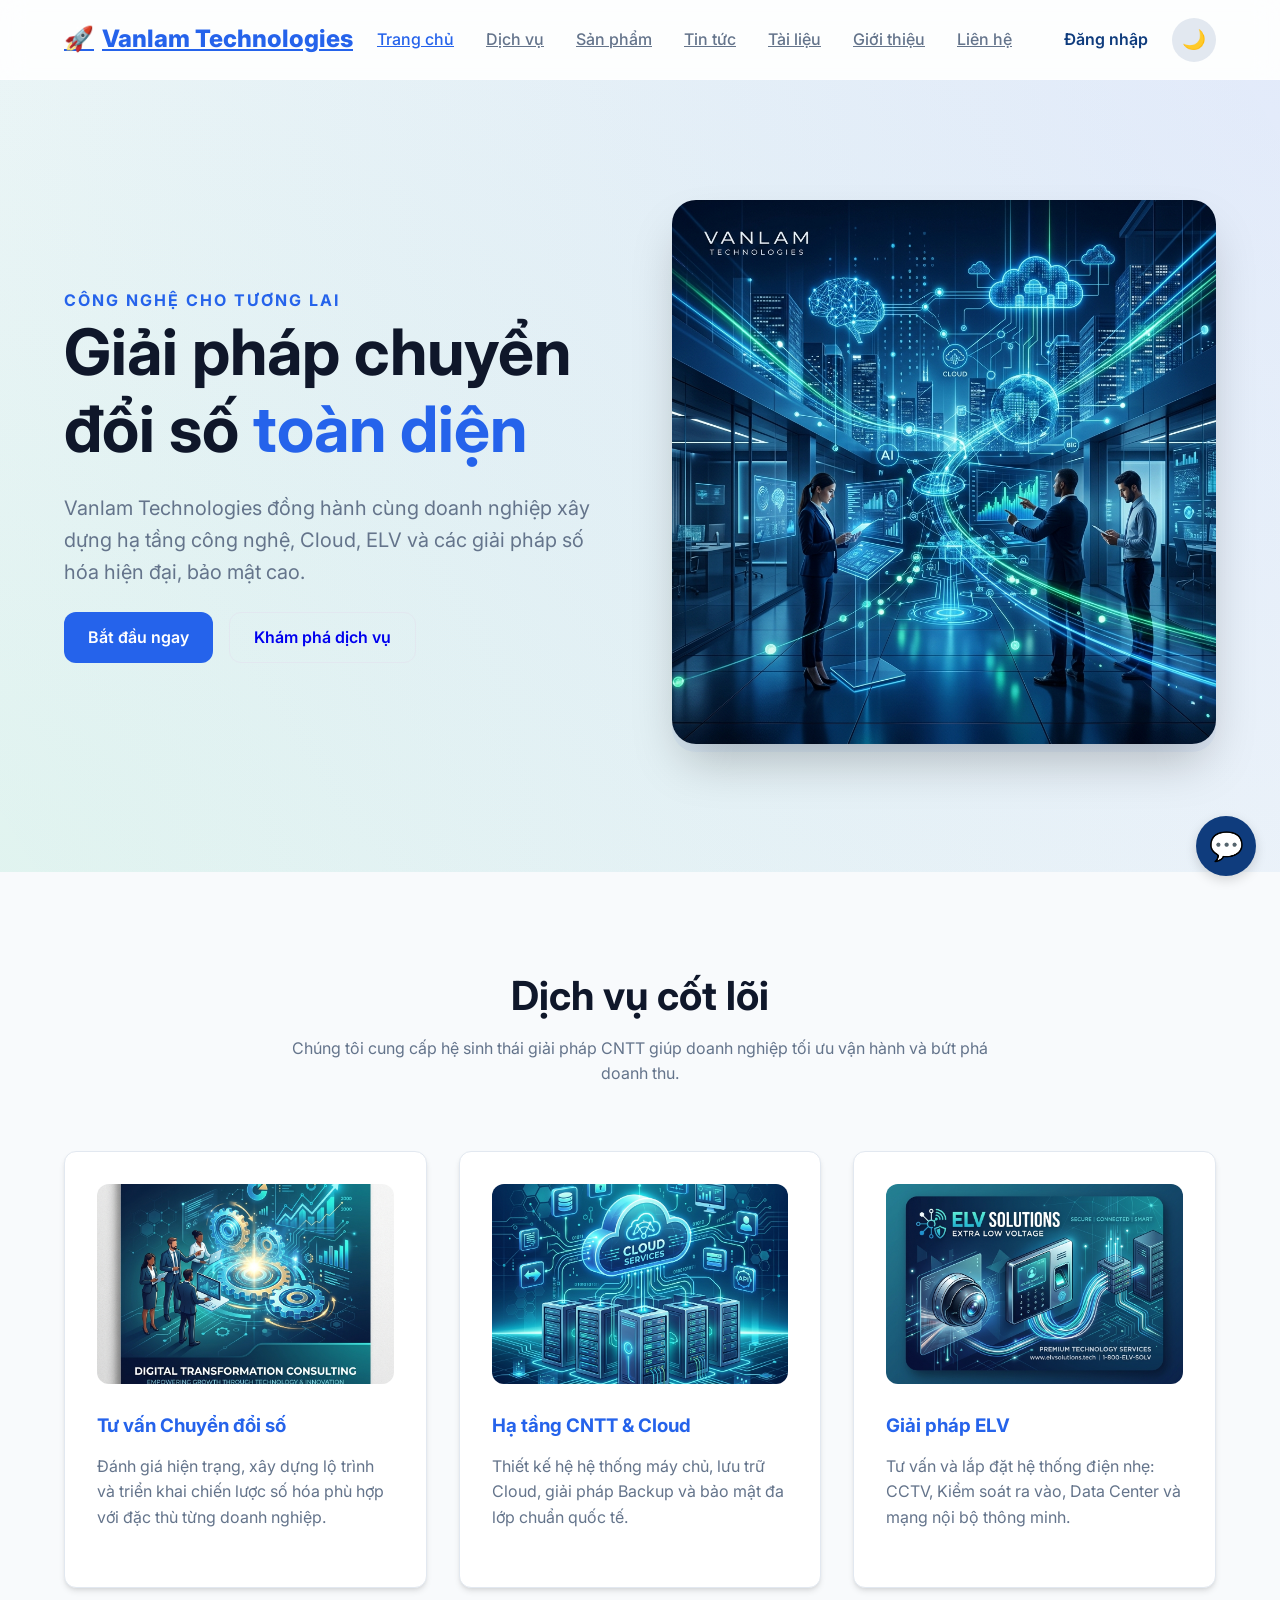
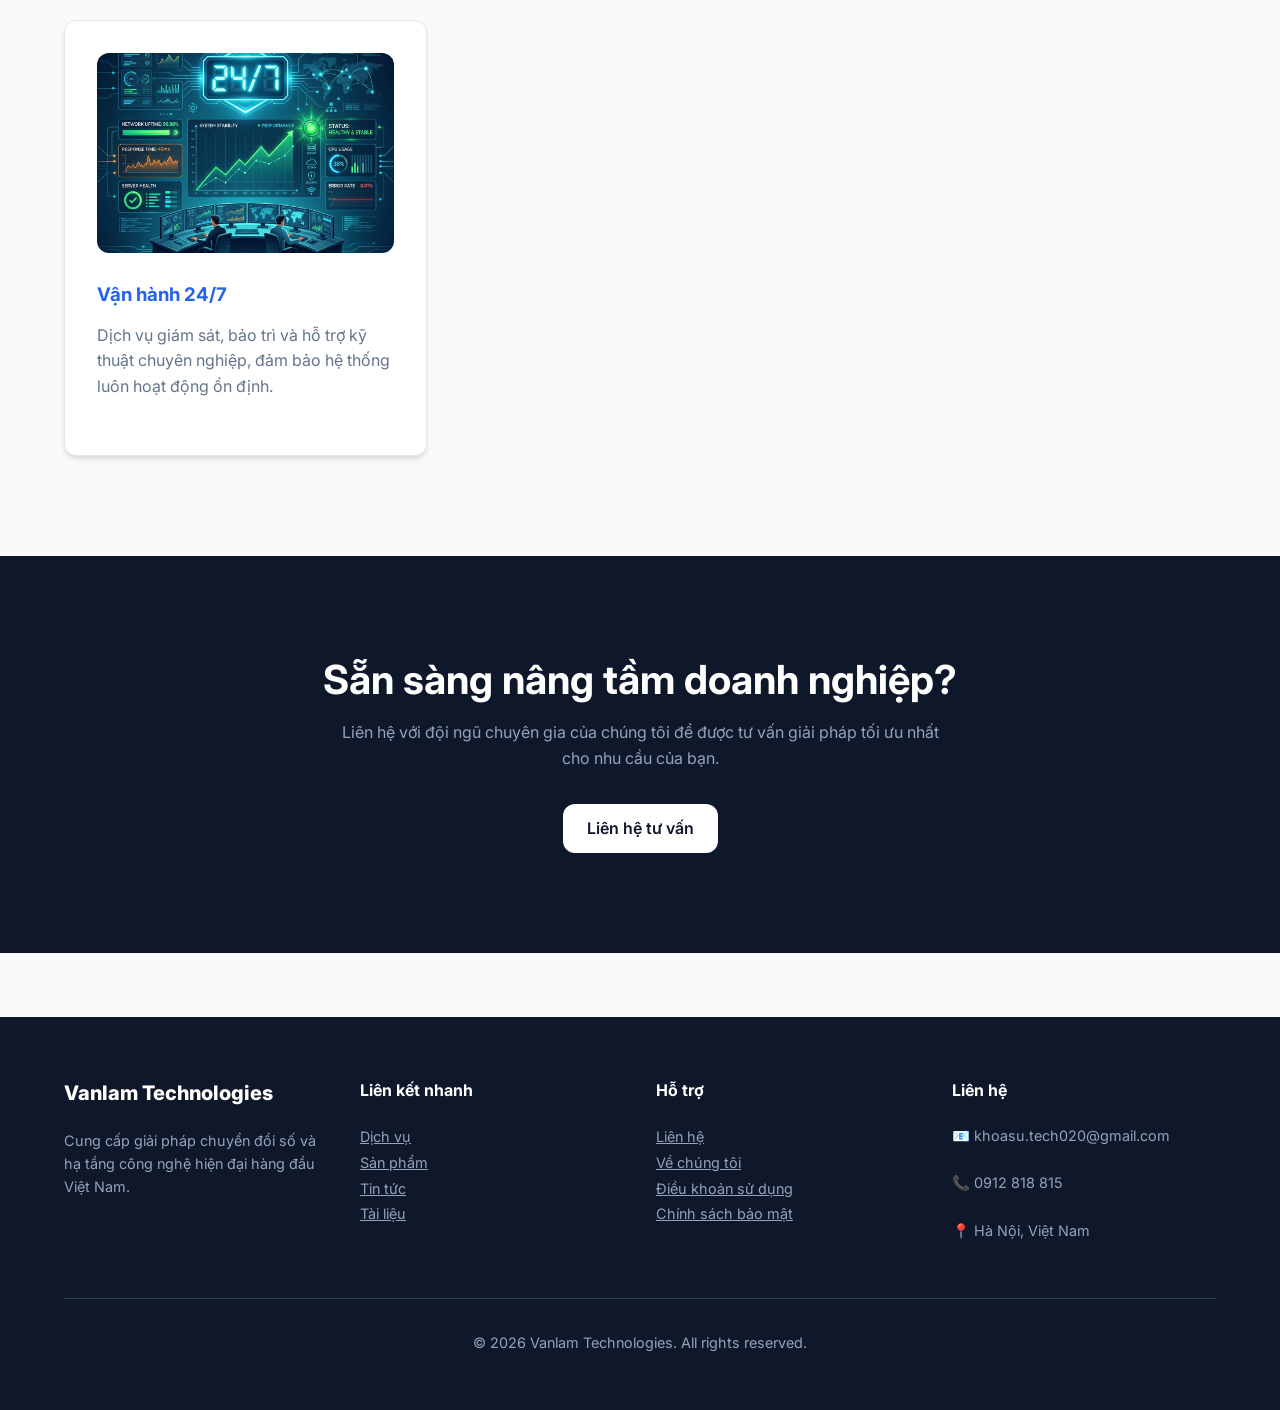
<file: posts.html>
<!DOCTYPE html>
<html lang="vi">
<head>
  <meta charset="utf-8" />
  <meta name="viewport" content="width=device-width,initial-scale=1" />
  <title>Quản lý bài viết | Vanlam technologies</title>
  <meta name="description" content="Quản lý bài viết của Vanlam technologies. Thêm, chỉnh sửa và xóa nội dung tin tức, kèm hình ảnh." />
  <meta name="keywords" content="quản lý bài viết, tin tức, Vanlam technologies, đăng bài" />
  <meta property="og:title" content="Quản lý bài viết | Vanlam technologies" />
  <meta property="og:description" content="Trang quản lý bài viết cho tin tức của Vanlam technologies. Thêm bài, sửa bài, xóa bài và cập nhật nội dung nhanh chóng." />
  <meta property="og:type" content="website" />
  <meta property="og:image" content="https://example.com/og-image.png" />
  <style>
    :root { --bg:#f4f6fb; --card:#fff; --text:#111; --muted:#6b7280; --primary:#0f3c7d; --danger:#c92a2a; }
    * { box-sizing:border-box; }
    body { margin:0; font-family:Inter, system-ui, Arial; background:var(--bg); color:var(--text); }
    .page { min-height:100vh; display:flex; align-items:center; justify-content:center; padding:32px; }

    .card { width:100%; max-width:520px; background:var(--card); border-radius:18px; padding:32px; box-shadow:0 18px 50px rgba(2,6,23,.08); }
    h1 { margin:0 0 16px; font-size:28px; text-align:center; }
    .hint { margin:0 0 24px; text-align:center; color:#c92a2a; font-weight:600; }

    .form-group { margin-bottom:18px; }
    .form-label { display:block; font-size:14px; margin-bottom:8px; color:var(--muted); }
    .form-control { width:100%; padding:12px 14px; border:1px solid #d2d6dc; border-radius:12px; font-size:15px; }
    .form-control:focus { outline:none; border-color:var(--primary); box-shadow:0 0 0 3px rgba(15,60,125,.12); }

    button { width:100%; padding:12px 14px; border:none; border-radius:12px; font-size:16px; font-weight:600; cursor:pointer; }
    .btn-primary { background:var(--primary); color:#fff; }
    .btn-primary:hover { filter:brightness(1.06); }
    .btn-secondary { background:#e5e7eb; color:#111; }

    .footer { margin-top:24px; text-align:center; font-size:13px; color:var(--muted); }

    .hidden { display:none !important; }

    /* Management UI */
    .manager { display:flex; flex-direction:column; gap:16px; }
    .toolbar { display:flex; justify-content:space-between; align-items:center; gap:16px; flex-wrap:wrap; }
    .toolbar .btn { width:auto; }

    .posts-list { display:grid; gap:12px; }
    .post-item { border:1px solid #e5e7eb; border-radius:12px; padding:14px 16px; background:#fff; display:flex; justify-content:space-between; align-items:flex-start; gap:12px; }
    .post-meta { font-size:13px; color:var(--muted); margin-top:4px; }

    .post-actions { display:flex; gap:8px; }
    .btn-danger { background:var(--danger); color:#fff; }
    .btn-danger:hover { filter:brightness(1.08); }

    .modal { position:fixed; inset:0; display:flex; align-items:center; justify-content:center; background:rgba(0,0,0,.45); padding:16px; z-index:100; opacity:0; pointer-events:none; transition:opacity .2s ease; }
    .modal.active { opacity:1; pointer-events:auto; }
    .modal-content { width:100%; max-width:520px; background:var(--card); border-radius:18px; padding:24px; box-shadow:0 20px 60px rgba(0,0,0,.2); }
    .modal-header { display:flex; justify-content:space-between; align-items:center; margin-bottom:12px; }
    .modal-title { margin:0; font-size:20px; }
    .modal-close { background:none; border:none; font-size:24px; cursor:pointer; color:var(--muted); }
    .modal-close:hover { color:var(--text); }
  </style>
</head>
<body>
  <div class="page">
    <div class="card" id="managerCard">
      <div class="manager">
        <div class="toolbar">
          <div>
            <h1 style="margin:0; font-size:22px;">Quản lý bài viết</h1>
            <div id="managerInfo" class="post-meta">Tải bài viết...</div>
          </div>
          <div class="post-actions">
            <button id="addPostBtn" class="btn btn-primary">Thêm bài mới</button>
            <button id="logoutBtn" class="btn btn-secondary">Đăng xuất</button>
          </div>
        </div>

        <div id="postsList" class="posts-list"></div>
      </div>
    </div>
  </div>

  <div id="postModal" class="modal" role="dialog" aria-modal="true" aria-labelledby="modalTitle">
    <div class="modal-content">
      <div class="modal-header">
        <h2 id="modalTitle" class="modal-title">Thêm / Sửa bài viết</h2>
        <button class="modal-close" aria-label="Đóng" onclick="closeModal()">✕</button>
      </div>
      <div class="form-group">
        <label class="form-label" for="postTitle">Tiêu đề</label>
        <input id="postTitle" class="form-control" type="text" placeholder="Nhập tiêu đề" />
      </div>
      <div class="form-group">
        <label class="form-label" for="postContent">Nội dung</label>
        <textarea id="postContent" class="form-control" rows="7" placeholder="Nhập nội dung"></textarea>
      </div>
      <div class="form-group">
        <label class="form-label" for="postImage">Hình ảnh (tùy chọn)</label>
        <input id="postImage" class="form-control" type="file" accept="image/*" />
        <div id="imagePreview" style="margin-top:8px;"></div>
      </div>
      <div class="form-group">
        <label class="form-label" for="postYoutube">Link YouTube (tùy chọn)</label>
        <input id="postYoutube" class="form-control" type="text" placeholder="https://www.youtube.com/watch?v=..." />
      </div>
      <button id="savePostBtn" class="btn btn-primary">Lưu</button>
    </div>
  </div>

  <footer style="position:fixed; bottom:12px; left:0; right:0; text-align:center; font-size:12px; color:var(--muted);">
    © 2025 Vanlam technologies. All rights reserved.
  </footer>

  <script>
    const POSTS_KEY = 'vl_posts_v1';


    const addPostBtn = document.getElementById('addPostBtn');
    const logoutBtn = document.getElementById('logoutBtn');
    const postsList = document.getElementById('postsList');
    const managerInfo = document.getElementById('managerInfo');

    const postModal = document.getElementById('postModal');
    const modalTitle = document.getElementById('modalTitle');
    const postTitle = document.getElementById('postTitle');
    const postContent = document.getElementById('postContent');
    const postImage = document.getElementById('postImage');
    const postYoutube = document.getElementById('postYoutube');
    const savePostBtn = document.getElementById('savePostBtn');

    let editingId = null;

    function loadPosts() {
      try { return JSON.parse(localStorage.getItem(POSTS_KEY) || '[]'); }
      catch (e) { return []; }
    }

    function savePosts(posts) {
      localStorage.setItem(POSTS_KEY, JSON.stringify(posts));
    }

    function formatDate(dateStr) {
      return new Date(dateStr).toLocaleString('vi-VN', { year:'numeric', month:'long', day:'numeric', hour:'2-digit', minute:'2-digit' });
    }

    function readFileAsDataURL(file) {
      return new Promise((resolve, reject) => {
        const reader = new FileReader();
        reader.onload = () => resolve(reader.result);
        reader.onerror = reject;
        reader.readAsDataURL(file);
      });
    }

    function renderPosts() {
      const posts = loadPosts().sort((a,b) => new Date(b.date) - new Date(a.date));
      managerInfo.textContent = `${posts.length} bài viết`; 
      if (!posts.length) {
        postsList.innerHTML = '<div style="padding:18px; border:1px dashed #cbd5e1; border-radius:12px; text-align:center; color:#6b7280;">Chưa có bài viết nào.</div>';
        updateSeoJsonLd([]);
        return;
      }

      postsList.innerHTML = posts.map(p => {
        const preview = p.content.length > 100 ? p.content.substring(0, 100) + '…' : p.content;
        const imageHtml = p.image ? `<img src="${p.image}" style="max-width:100%; height:auto; margin-bottom:8px; border-radius:8px;" loading="lazy" />` : '';
        return `
          <div class="post-item" data-id="${p.id}">
            <div style="flex:1;">
              <strong>${escapeHtml(p.title)}</strong>
              <div class="post-meta">${formatDate(p.date)}</div>
              ${imageHtml}
              <div style="margin-top:8px; color:#4b5563; font-size:14px; white-space:pre-wrap;">${escapeHtml(preview)}</div>
              ${p.youtubeUrl ? `<div class="post-meta" style="color:var(--primary); margin-top:4px;">🎥 Có video YouTube</div>` : ''}
            </div>
            <div class="post-actions">
              <button class="btn btn-secondary" onclick="openEdit('${p.id}')">Sửa</button>
              <button class="btn btn-danger" onclick="deletePost('${p.id}')">Xóa</button>
            </div>
          </div>
        `;
      }).join('');

      updateSeoJsonLd(posts);
    }

    function updateSeoJsonLd(posts) {
      const schema = {
        "@context": "https://schema.org",
        "@type": "Blog",
        "name": "Vanlam technologies - Quản lý bài viết",
        "url": window.location.href,
        "description": "Trang quản lý bài viết / tin tức của Vanlam technologies.",
        "blogPost": posts.map(p => {
          const item = {
            "@type": "NewsArticle",
            "headline": p.title,
            "datePublished": p.date,
            "dateModified": p.date,
            "description": p.content ? p.content.substring(0, 160) : '',
            "articleBody": p.content,
            "url": `${window.location.origin}${window.location.pathname}#${p.id}`,
            "publisher": {
              "@type": "Organization",
              "name": "Vanlam technologies",
              "logo": {
                "@type": "ImageObject",
                "url": "https://example.com/logo.png"
              }
            }
          };
          if (p.image) item.image = p.image;
          return item;
        })
      };

      let schemaEl = document.getElementById('ldJson');
      if (!schemaEl) {
        schemaEl = document.createElement('script');
        schemaEl.id = 'ldJson';
        schemaEl.type = 'application/ld+json';
        document.head.appendChild(schemaEl);
      }
      schemaEl.textContent = JSON.stringify(schema, null, 2);
    }

    function escapeHtml(s) {
      return (s||'').replace(/&/g,'&amp;').replace(/</g,'&lt;').replace(/>/g,'&gt;');
    }



    function openModal(post = null) {
      postModal.classList.add('active');
      if (post) {
        editingId = post.id;
        modalTitle.textContent = 'Sửa bài viết';
        postTitle.value = post.title;
        postContent.value = post.content;
        document.getElementById('imagePreview').innerHTML = post.image ? `<img src="${post.image}" style="max-width:100%; height:auto; border-radius:8px;" loading="lazy" />` : '';
      } else {
        editingId = null;
        modalTitle.textContent = 'Thêm bài viết';
        postTitle.value = '';
        postContent.value = '';
        document.getElementById('imagePreview').innerHTML = '';
        postYoutube.value = '';
      }
      postImage.value = '';
      if (post && post.youtubeUrl) {
        postYoutube.value = post.youtubeUrl;
      }
      postTitle.focus();
    }

    function closeModal() {
      postModal.classList.remove('active');
    }

    async function savePost() {
      const title = postTitle.value.trim();
      const content = postContent.value.trim();
      const date = new Date().toISOString();

      if (!title || !content) {
        alert('Vui lòng điền đầy đủ tiêu đề và nội dung.');
        return;
      }

      let image = null;
      if (postImage.files[0]) {
        image = await readFileAsDataURL(postImage.files[0]);
      }

      const posts = loadPosts();
      if (editingId) {
        const idx = posts.findIndex(p => p.id === editingId);
        if (idx !== -1) {
          posts[idx] = { ...posts[idx], title, content, date, image: image || posts[idx].image, youtubeUrl: postYoutube.value.trim() };
        }
      } else {
        posts.push({ id: crypto.randomUUID ? crypto.randomUUID() : Date.now().toString(), title, content, date, image, youtubeUrl: postYoutube.value.trim() });
      }

      savePosts(posts);
      closeModal();
      renderPosts();
    }

    function openEdit(id) {
      const posts = loadPosts();
      const post = posts.find(p => p.id === id);
      if (!post) return;
      openModal(post);
    }

    function deletePost(id) {
      if (!confirm('Xóa bài viết này?')) return;
      const posts = loadPosts().filter(p => p.id !== id);
      savePosts(posts);
      renderPosts();
    }

    addPostBtn.addEventListener('click', () => openModal());
    logoutBtn.addEventListener('click', () => window.vlAuth.logout());

    savePostBtn.addEventListener('click', async () => {
      await savePost();
    });

    postModal.addEventListener('click', (e) => {
      if (e.target === postModal) closeModal();
    });

    // Init
    renderPosts();
  </script>
  <script src="auth.js?v=20260401"></script>
</body>
</html>
</file>
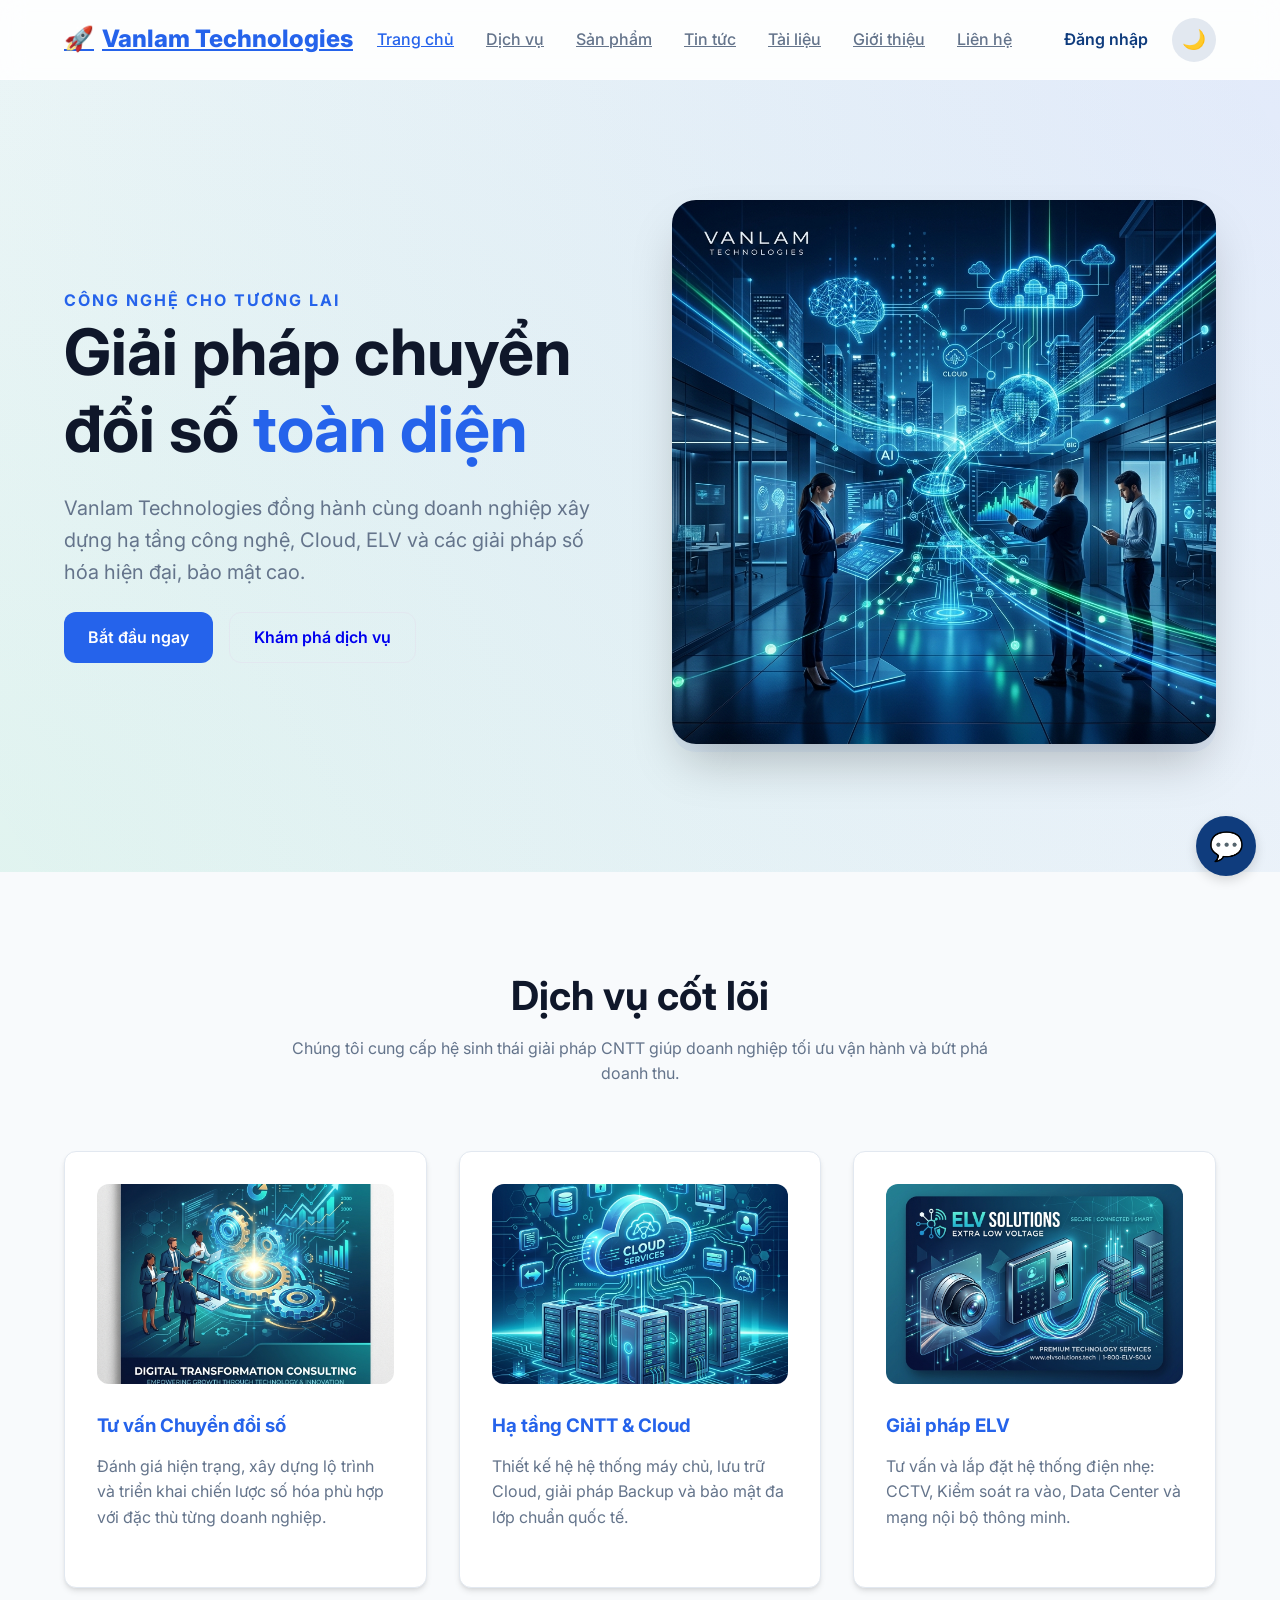
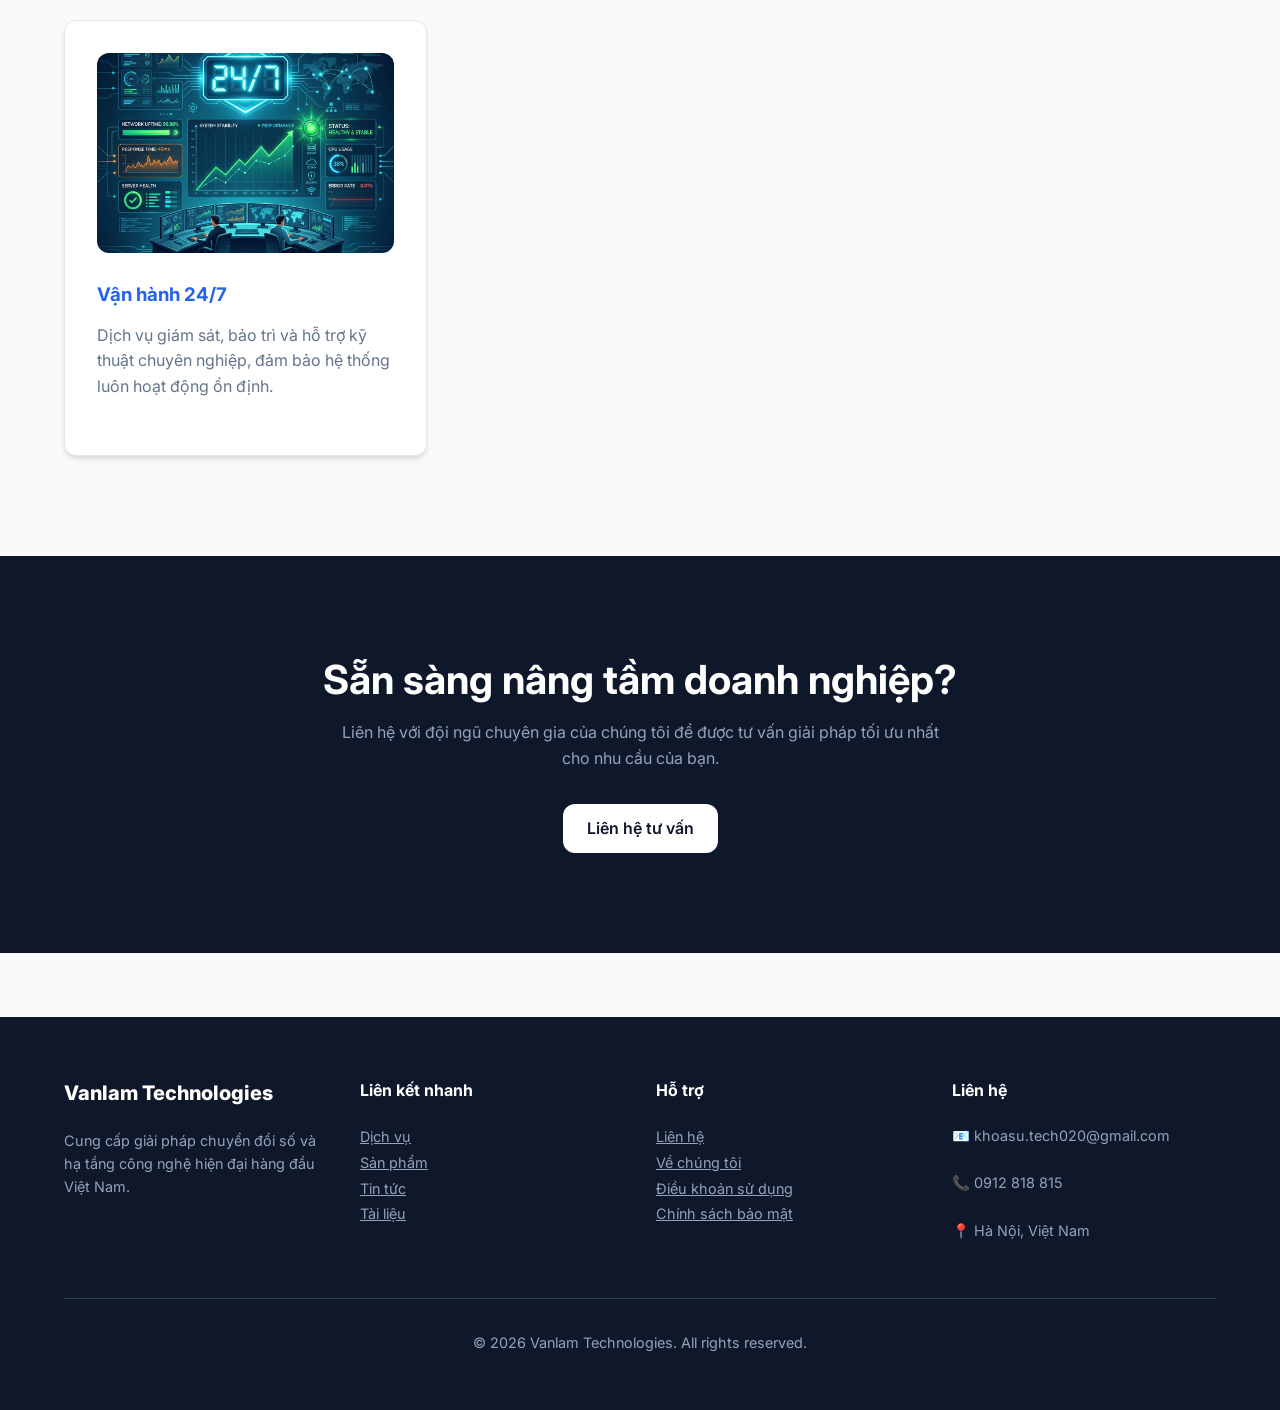
<file: products.html>
<!DOCTYPE html>
<html lang="vi">
<head>
  <meta charset="utf-8" />
  <meta name="viewport" content="width=device-width,initial-scale=1" />
  <title>Quản lý sản phẩm | Vanlam technologies</title>
  <meta name="description" content="Quản lý sản phẩm của Vanlam technologies. Thêm, chỉnh sửa và xóa sản phẩm, kèm hình ảnh và giá." />
  <meta name="keywords" content="quản lý sản phẩm, sản phẩm, Vanlam technologies, đăng sản phẩm" />
  <meta property="og:title" content="Quản lý sản phẩm | Vanlam technologies" />
  <meta property="og:description" content="Trang quản lý sản phẩm cho cửa hàng của Vanlam technologies. Thêm sản phẩm, sửa sản phẩm, xóa sản phẩm và cập nhật thông tin." />
  <meta property="og:type" content="website" />
  <meta property="og:image" content="https://example.com/og-image.png" />
  <style>
    :root { --bg:#f4f6fb; --card:#fff; --text:#111; --muted:#6b7280; --primary:#0f3c7d; --danger:#c92a2a; }
    * { box-sizing:border-box; }
    body { margin:0; font-family:Inter, system-ui, Arial; background:var(--bg); color:var(--text); line-height:1.5; }
    .page { min-height:100vh; display:flex; align-items:flex-start; justify-content:center; padding:32px 16px; overflow-y:auto; }

    .card { width:100%; max-width:520px; background:var(--card); border-radius:18px; padding:32px; box-shadow:0 18px 50px rgba(2,6,23,.08); }
    h1 { margin:0 0 16px; font-size:28px; text-align:center; }
    .hint { margin:0 0 24px; text-align:center; color:#c92a2a; font-weight:600; }

    .form-group { margin-bottom:18px; }
    .form-label { display:block; font-size:14px; margin-bottom:8px; color:var(--muted); }
    .form-control { width:100%; padding:12px 14px; border:1px solid #d2d6dc; border-radius:12px; font-size:15px; }
    .form-control:focus { outline:none; border-color:var(--primary); box-shadow:0 0 0 3px rgba(15,60,125,.12); }

    button { width:100%; padding:12px 14px; border:none; border-radius:12px; font-size:16px; font-weight:600; cursor:pointer; }
    .btn-primary { background:var(--primary); color:#fff; }
    .btn-primary:hover { filter:brightness(1.06); }
    .btn-secondary { background:#e5e7eb; color:#111; }

    .footer { margin-top:24px; text-align:center; font-size:13px; color:var(--muted); }

    .hidden { display:none !important; }

    /* Management UI */
    .manager { display:flex; flex-direction:column; gap:16px; }
    .toolbar { display:flex; justify-content:space-between; align-items:center; gap:16px; flex-wrap:wrap; }
    .toolbar .btn { width:auto; }

    .products-list { display:grid; gap:12px; }
    .product-item { border:1px solid #e5e7eb; border-radius:12px; padding:14px 16px; background:#fff; display:flex; justify-content:space-between; align-items:flex-start; gap:12px; }
    .product-meta { font-size:13px; color:var(--muted); margin-top:4px; }

    .product-actions { display:flex; gap:8px; }
    .btn-danger { background:var(--danger); color:#fff; }
    .btn-danger:hover { filter:brightness(1.08); }

    .modal { position:fixed; inset:0; background:rgba(0,0,0,.45); z-index:100; opacity:0; pointer-events:none; transition:opacity .2s ease; overflow-y:auto; padding:20px 16px; }
    .modal.active { opacity:1; pointer-events:auto; }
    .modal-content { width:100%; max-width:520px; background:var(--card); border-radius:18px; padding:24px; box-shadow:0 20px 60px rgba(0,0,0,.2); margin:40px auto; position:relative; }
    .modal-header { display:flex; justify-content:space-between; align-items:center; margin-bottom:12px; }
    .modal-title { margin:0; font-size:20px; }
    .modal-close { background:none; border:none; font-size:24px; cursor:pointer; color:var(--muted); }
    .modal-close:hover { color:var(--text); }
  </style>
</head>
<body>
  <div class="page">
    <div class="card" id="managerCard">
      <div class="manager">
        <div class="toolbar">
          <div>
            <h1 style="margin:0; font-size:22px;">Quản lý sản phẩm</h1>
            <div id="managerInfo" class="product-meta">Tải sản phẩm...</div>
          </div>
          <div class="product-actions">
            <button id="addProductBtn" class="btn btn-primary">Thêm sản phẩm</button>
            <button id="logoutBtn" class="btn btn-secondary">Đăng xuất</button>
          </div>
        </div>

        <div id="productsList" class="products-list"></div>
      </div>
    </div>
  </div>

  <div id="productModal" class="modal" role="dialog" aria-modal="true" aria-labelledby="modalTitle">
    <div class="modal-content">
      <div class="modal-header">
        <h2 id="modalTitle" class="modal-title">Thêm / Sửa sản phẩm</h2>
        <button class="modal-close" aria-label="Đóng" onclick="closeModal()">✕</button>
      </div>
      <div class="form-group">
        <label class="form-label" for="productName">Tên sản phẩm *</label>
        <input id="productName" class="form-control" type="text" placeholder="Nhập tên sản phẩm (tối đa 200 ký tự)" maxlength="200" />
      </div>
      <div class="form-group">
        <label class="form-label" for="productDescription">Mô tả chi tiết *</label>
        <textarea id="productDescription" class="form-control" rows="5" placeholder="Nhập nội dung mô tả sản phẩm" maxlength="5000"></textarea>
      </div>
      <div class="form-group">
        <label class="form-label" for="productPrice">Giá bán (VNĐ) - <i>Để trống = "Liên hệ"</i></label>
        <input id="productPrice" class="form-control" type="number" placeholder="Ví dụ: 1500000" />
      </div>
      <div class="form-group">
        <label class="form-label" for="productImage">Hình ảnh sản phẩm (Tối đa 2MB)</label>
        <input id="productImage" class="form-control" type="file" accept="image/jpeg,image/png,image/webp" />
        <div id="imagePreview" style="margin-top:8px;"></div>
      </div>
      <div id="modalError" class="hint hidden" style="margin-top:0; margin-bottom:16px; text-align:left; font-size:14px; padding:10px; background:#fee2e2; border-radius:8px; border:1px solid #fca5a5;"></div>
      <button id="saveProductBtn" class="btn btn-primary">Lưu bài viết</button>
    </div>
  </div>

  <footer style="position:fixed; bottom:12px; left:0; right:0; text-align:center; font-size:12px; color:var(--muted);">
    © 2025 Vanlam technologies. All rights reserved.
  </footer>

  <script>
    const PRODUCTS_KEY = 'vl_products_v1';


    const addProductBtn = document.getElementById('addProductBtn');
    const logoutBtn = document.getElementById('logoutBtn');
    const productsList = document.getElementById('productsList');
    const managerInfo = document.getElementById('managerInfo');

    const productModal = document.getElementById('productModal');
    const modalTitle = document.getElementById('modalTitle');
    const productName = document.getElementById('productName');
    const productDescription = document.getElementById('productDescription');
    const productPrice = document.getElementById('productPrice');
    const productImage = document.getElementById('productImage');
    const saveProductBtn = document.getElementById('saveProductBtn');

    let editingId = null;

    function loadProducts() {
      try { return JSON.parse(localStorage.getItem(PRODUCTS_KEY) || '[]'); }
      catch (e) { return []; }
    }

    function saveProducts(products) {
      localStorage.setItem(PRODUCTS_KEY, JSON.stringify(products));
    }

    function formatPrice(price) {
      if (!price || price === 0) return 'Liên hệ';
      return new Intl.NumberFormat('vi-VN', { style: 'currency', currency: 'VND' }).format(price);
    }

    function renderProducts() {
      const products = loadProducts().sort((a,b) => new Date(b.date) - new Date(a.date));
      managerInfo.textContent = `${products.length} sản phẩm`; 
      if (!products.length) {
        productsList.innerHTML = '<div style="padding:18px; border:1px dashed #cbd5e1; border-radius:12px; text-align:center; color:#6b7280;">Chưa có sản phẩm nào.</div>';
        updateSeoJsonLd([]);
        return;
      }

      productsList.innerHTML = products.map(p => {
        const preview = p.description.length > 100 ? p.description.substring(0, 100) + '…' : p.description;
        const imageHtml = p.image ? `<img src="${p.image}" style="max-width:100%; height:auto; margin-bottom:8px; border-radius:8px;" loading="lazy" />` : '';
        return `
          <div class="product-item" data-id="${p.id}">
            <div style="flex:1;">
              <strong>${escapeHtml(p.name)}</strong>
              <div class="product-meta">${formatPrice(p.price)}</div>
              ${imageHtml}
              <div style="margin-top:8px; color:#4b5563; font-size:14px; white-space:pre-wrap;">${escapeHtml(preview)}</div>
            </div>
            <div class="product-actions">
              <button class="btn btn-secondary" onclick="openEdit('${p.id}')">Sửa</button>
              <button class="btn btn-danger" onclick="deleteProduct('${p.id}')">Xóa</button>
            </div>
          </div>
        `;
      }).join('');

      updateSeoJsonLd(products);
    }

    function updateSeoJsonLd(products) {
      const schema = {
        "@context": "https://schema.org",
        "@type": "ItemList",
        "name": "Vanlam technologies - Sản phẩm",
        "url": window.location.href,
        "description": "Danh sách sản phẩm của Vanlam technologies.",
        "itemListElement": products.map((p, index) => ({
          "@type": "Product",
          "position": index + 1,
          "name": p.name,
          "description": p.description,
          "offers": {
            "@type": "Offer",
            "price": p.price,
            "priceCurrency": "VND"
          },
          "url": `${window.location.origin}${window.location.pathname}#${p.id}`
        }))
      };

      let schemaEl = document.getElementById('ldJson');
      if (!schemaEl) {
        schemaEl = document.createElement('script');
        schemaEl.id = 'ldJson';
        schemaEl.type = 'application/ld+json';
        document.head.appendChild(schemaEl);
      }
      schemaEl.textContent = JSON.stringify(schema, null, 2);
    }

    function escapeHtml(s) {
      return (s||'').replace(/&/g,'&amp;').replace(/</g,'&lt;').replace(/>/g,'&gt;');
    }



    function openModal(product = null) {
      productModal.classList.add('active');
      if (product) {
        editingId = product.id;
        modalTitle.textContent = 'Sửa sản phẩm';
        productName.value = product.name;
        productDescription.value = product.description;
        productPrice.value = product.price === 0 ? '' : product.price;
        document.getElementById('imagePreview').innerHTML = product.image ? `<img src="${product.image}" style="max-width:100%; height:auto; border-radius:8px;" loading="lazy" />` : '';
      } else {
        editingId = null;
        modalTitle.textContent = 'Thêm sản phẩm';
        productName.value = '';
        productDescription.value = '';
        productPrice.value = '';
        document.getElementById('imagePreview').innerHTML = '';
      }
      productImage.value = '';
      productName.focus();
    }

    function closeModal() {
      productModal.classList.remove('active');
    }

    function showError(msg) {
      const errEl = document.getElementById('modalError');
      if (msg) {
        errEl.textContent = msg;
        errEl.classList.remove('hidden');
      } else {
        errEl.classList.add('hidden');
      }
    }

    async function saveProduct() {
      const name = productName.value.trim();
      const description = productDescription.value.trim();
      const priceStr = productPrice.value.trim();
      let price = parseFloat(priceStr);
      if (priceStr === '') price = 0;

      showError(null);

      if (!name || !description) {
        showError('Vui lòng nhập đầy đủ Tên và Mô tả sản phẩm.');
        return;
      }
      if (isNaN(price) || price < 0) {
        showError('Giá sản phẩm không hợp lệ.');
        return;
      }

      saveProductBtn.disabled = true;
      saveProductBtn.textContent = 'Đang lưu bài...';

      try {
        let image = null;
        const file = productImage.files[0];
        
        if (file) {
          if (file.size > 2 * 1024 * 1024) {
            // Nếu file > 2MB, thử nén/resize
            image = await compressAndResizeImage(file, 1024, 0.7);
          } else {
            image = await readFileAsDataURL(file);
          }
        }

        const products = loadProducts();
        if (editingId) {
          const idx = products.findIndex(p => p.id === editingId);
          if (idx !== -1) {
            products[idx] = { ...products[idx], name, description, price, image: image || products[idx].image };
          }
        } else {
          products.push({ 
            id: crypto.randomUUID ? crypto.randomUUID() : Date.now().toString(), 
            name, description, price, 
            date: new Date().toISOString(), 
            image 
          });
        }

        saveProducts(products);
        closeModal();
        renderProducts();
      } catch (err) {
        console.error('Save failed:', err);
        if (err.name === 'QuotaExceededError' || err.message.includes('quota')) {
          showError('Bộ nhớ trình duyệt đã đầy. Vui lòng xóa bớt sản phẩm cũ hoặc chọn ảnh nhẹ hơn.');
        } else {
          showError('Có lỗi xảy ra: ' + err.message);
        }
      } finally {
        saveProductBtn.disabled = false;
        saveProductBtn.textContent = 'Lưu bài viết';
      }
    }

    async function compressAndResizeImage(file, maxWidth, quality) {
      return new Promise((resolve, reject) => {
        const reader = new FileReader();
        reader.readAsDataURL(file);
        reader.onload = (event) => {
          const img = new Image();
          img.src = event.target.result;
          img.onload = () => {
            const canvas = document.createElement('canvas');
            let width = img.width;
            let height = img.height;

            if (width > maxWidth) {
              height = Math.round((height * maxWidth) / width);
              width = maxWidth;
            }

            canvas.width = width;
            canvas.height = height;
            const ctx = canvas.getContext('2d');
            ctx.drawImage(img, 0, 0, width, height);
            resolve(canvas.toDataURL('image/jpeg', quality));
          };
          img.onerror = reject;
        };
        reader.onerror = reject;
      });
    }

    function readFileAsDataURL(file) {
      return new Promise((resolve, reject) => {
        const reader = new FileReader();
        reader.onload = () => resolve(reader.result);
        reader.onerror = reject;
        reader.readAsDataURL(file);
      });
    }

    function openEdit(id) {
      const products = loadProducts();
      const product = products.find(p => p.id === id);
      if (!product) return;
      openModal(product);
    }

    function deleteProduct(id) {
      if (!confirm('Xóa sản phẩm này?')) return;
      const products = loadProducts().filter(p => p.id !== id);
      saveProducts(products);
      renderProducts();
    }

    addProductBtn.addEventListener('click', () => openModal());
    logoutBtn.addEventListener('click', () => window.vlAuth.logout());

    saveProductBtn.addEventListener('click', async (e) => {
      e.preventDefault();
      await saveProduct();
    });

    productModal.addEventListener('click', (e) => {
      if (e.target === productModal) closeModal();
    });

    // Init
    renderProducts();
  </script>
  <script src="auth.js?v=20260401"></script>
</body>
</html>
</file>
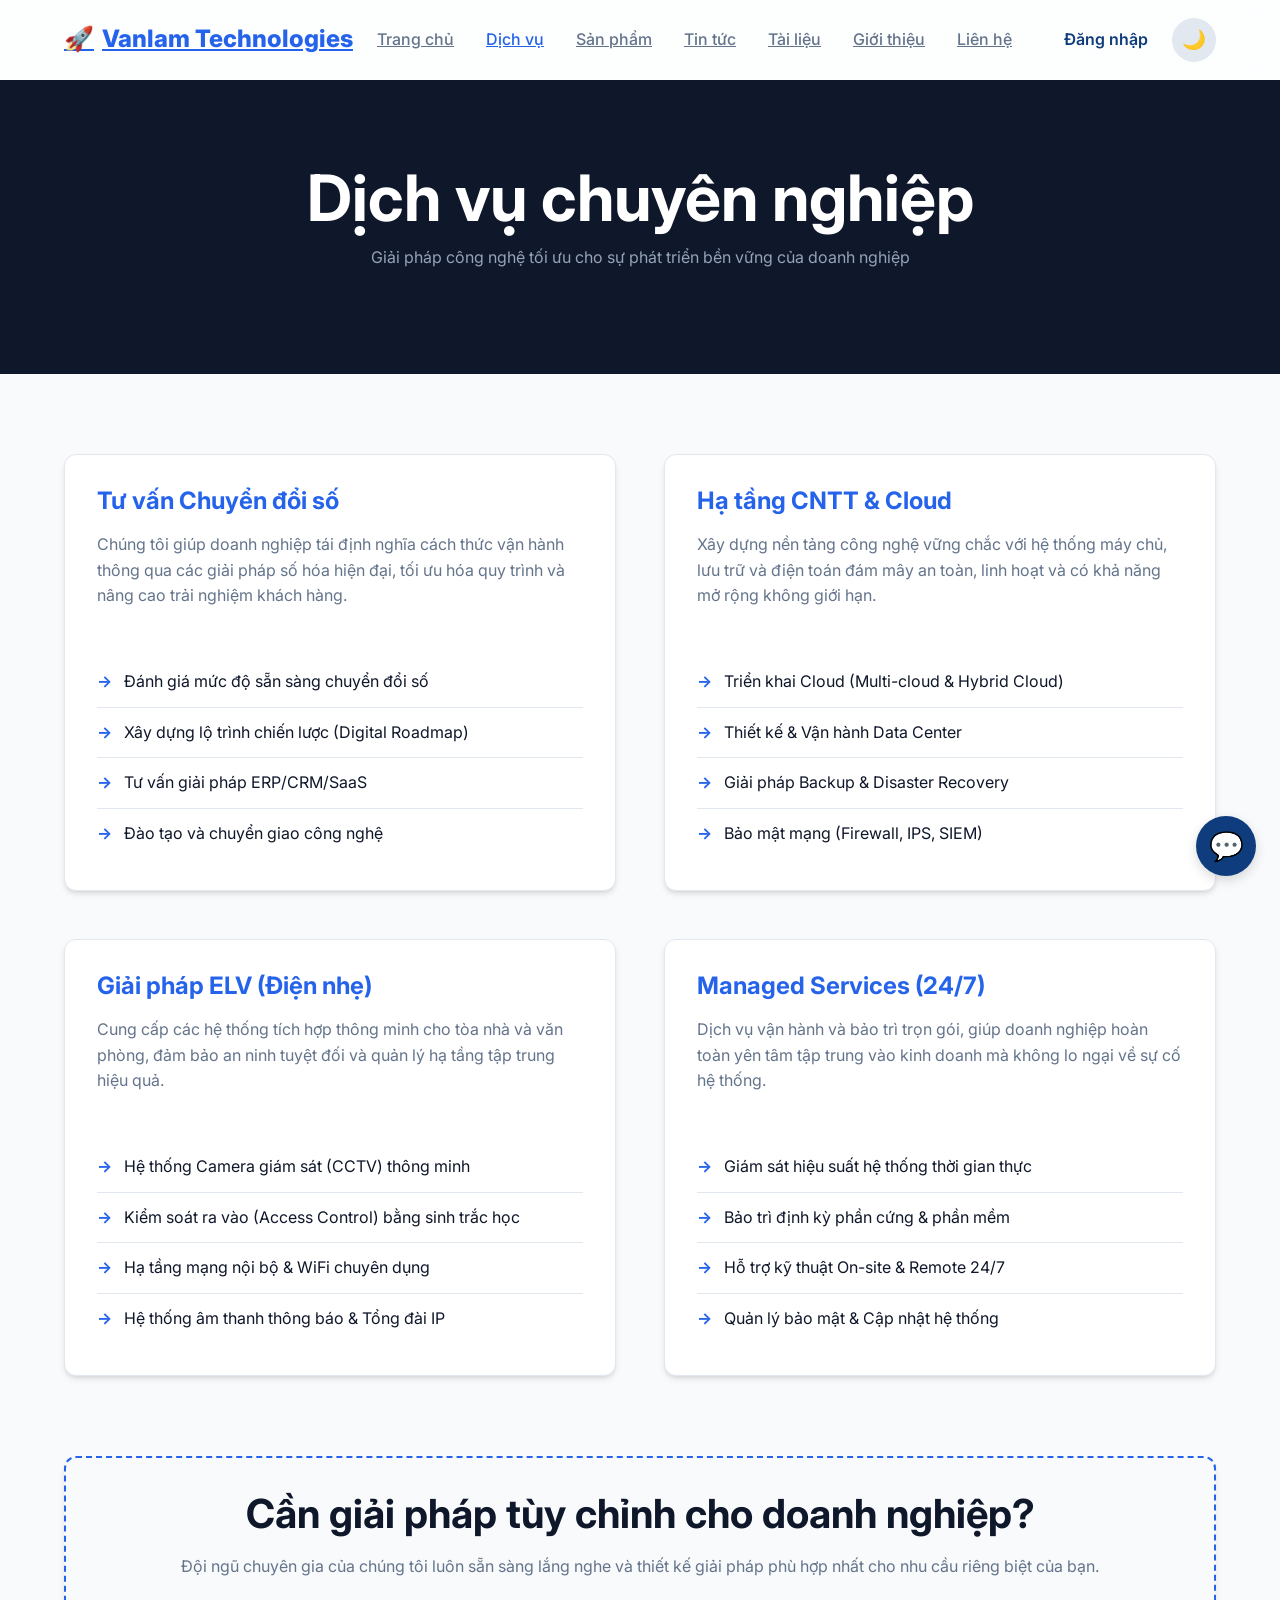
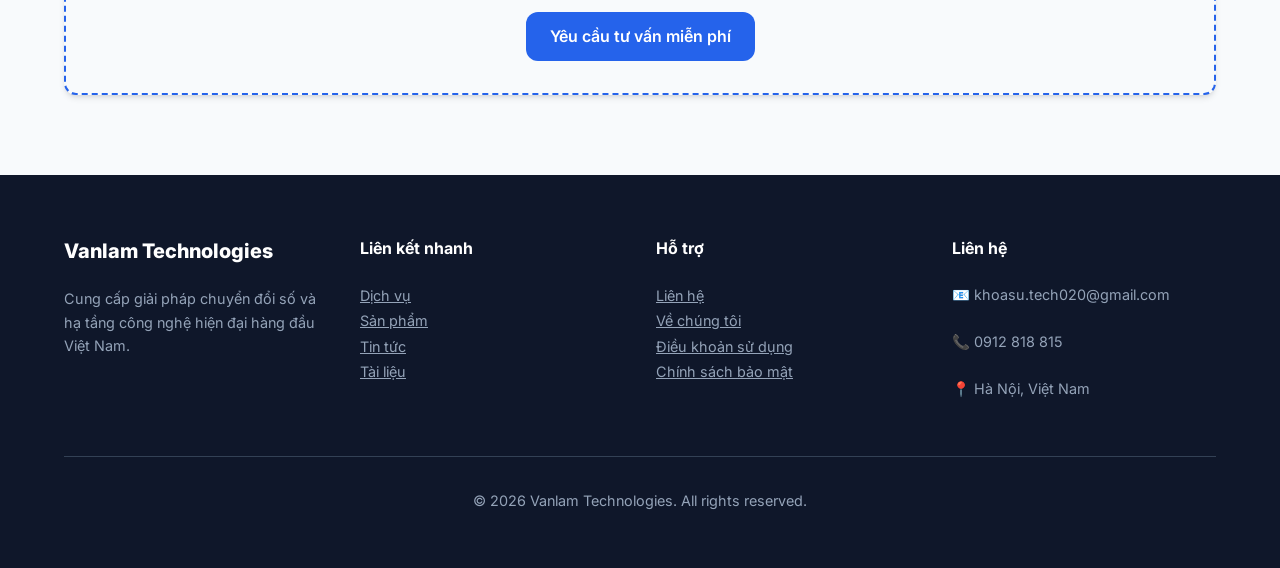
<file: services.html>
<!DOCTYPE html>
<html lang="vi">
<head>
  <meta charset="UTF-8" />
  <meta name="viewport" content="width=device-width, initial-scale=1.0" />
  <title>Dịch vụ | Vanlam Technologies</title>
  <meta name="description" content="Các dịch vụ chuyên nghiệp của Vanlam Technologies bao gồm tư vấn chuyển đổi số, hạ tầng CNTT, ELV và vận hành bảo trì." />
  
  <link rel="preconnect" href="https://fonts.googleapis.com">
  <link rel="preconnect" href="https://fonts.gstatic.com" crossorigin>
  <link href="https://fonts.googleapis.com/css2?family=Inter:wght@300;400;500;600;700;800&display=swap" rel="stylesheet">
  
  <!-- Global Styles -->
  <link rel="stylesheet" href="index.css">
  
  <style>
    .page-header {
      background: var(--primary);
      color: white;
      padding: 80px 0;
      text-align: center;
    }
    .services-detailed {
      display: grid;
      grid-template-columns: repeat(auto-fit, minmax(450px, 1fr));
      gap: 3rem;
      padding: 80px 0;
    }
    @media (max-width: 600px) {
      .services-detailed { grid-template-columns: 1fr; }
    }
    .service-detail-card {
      height: 100%;
      display: flex;
      flex-direction: column;
    }
    .service-list {
      list-style: none;
      padding: 0;
      margin-top: 1.5rem;
    }
    .service-list li {
      padding: 0.75rem 0;
      border-bottom: 1px solid var(--border);
      display: flex;
      align-items: center;
      gap: 12px;
    }
    .service-list li:last-child { border-bottom: none; }
    .service-list li::before {
      content: "→";
      color: var(--accent);
      font-weight: bold;
    }
  </style>
</head>
<body>

  <!-- Header is injected by ui.js -->

  <main>
    <section class="page-header reveal">
      <div class="container">
        <h1 style="color: white; margin-bottom: 0.5rem;">Dịch vụ chuyên nghiệp</h1>
        <p style="color: #94a3b8;">Giải pháp công nghệ tối ưu cho sự phát triển bền vững của doanh nghiệp</p>
      </div>
    </section>

    <section>
      <div class="container">
        <div class="services-detailed">
          <!-- Item 1 -->
          <div class="card service-detail-card reveal">
            <h3 style="color: var(--accent); font-size: 1.5rem; margin-bottom: 1rem;">Tư vấn Chuyển đổi số</h3>
            <p>Chúng tôi giúp doanh nghiệp tái định nghĩa cách thức vận hành thông qua các giải pháp số hóa hiện đại, tối ưu hóa quy trình và nâng cao trải nghiệm khách hàng.</p>
            <ul class="service-list">
              <li>Đánh giá mức độ sẵn sàng chuyển đổi số</li>
              <li>Xây dựng lộ trình chiến lược (Digital Roadmap)</li>
              <li>Tư vấn giải pháp ERP/CRM/SaaS</li>
              <li>Đào tạo và chuyển giao công nghệ</li>
            </ul>
          </div>

          <!-- Item 2 -->
          <div class="card service-detail-card reveal" style="transition-delay: 0.1s;">
            <h3 style="color: var(--accent); font-size: 1.5rem; margin-bottom: 1rem;">Hạ tầng CNTT & Cloud</h3>
            <p>Xây dựng nền tảng công nghệ vững chắc với hệ thống máy chủ, lưu trữ và điện toán đám mây an toàn, linh hoạt và có khả năng mở rộng không giới hạn.</p>
            <ul class="service-list">
              <li>Triển khai Cloud (Multi-cloud & Hybrid Cloud)</li>
              <li>Thiết kế & Vận hành Data Center</li>
              <li>Giải pháp Backup & Disaster Recovery</li>
              <li>Bảo mật mạng (Firewall, IPS, SIEM)</li>
            </ul>
          </div>

          <!-- Item 3 -->
          <div class="card service-detail-card reveal" style="transition-delay: 0.2s;">
            <h3 style="color: var(--accent); font-size: 1.5rem; margin-bottom: 1rem;">Giải pháp ELV (Điện nhẹ)</h3>
            <p>Cung cấp các hệ thống tích hợp thông minh cho tòa nhà và văn phòng, đảm bảo an ninh tuyệt đối và quản lý hạ tầng tập trung hiệu quả.</p>
            <ul class="service-list">
              <li>Hệ thống Camera giám sát (CCTV) thông minh</li>
              <li>Kiểm soát ra vào (Access Control) bằng sinh trắc học</li>
              <li>Hạ tầng mạng nội bộ & WiFi chuyên dụng</li>
              <li>Hệ thống âm thanh thông báo & Tổng đài IP</li>
            </ul>
          </div>

          <!-- Item 4 -->
          <div class="card service-detail-card reveal" style="transition-delay: 0.3s;">
            <h3 style="color: var(--accent); font-size: 1.5rem; margin-bottom: 1rem;">Managed Services (24/7)</h3>
            <p>Dịch vụ vận hành và bảo trì trọn gói, giúp doanh nghiệp hoàn toàn yên tâm tập trung vào kinh doanh mà không lo ngại về sự cố hệ thống.</p>
            <ul class="service-list">
              <li>Giám sát hiệu suất hệ thống thời gian thực</li>
              <li>Bảo trì định kỳ phần cứng & phần mềm</li>
              <li>Hỗ trợ kỹ thuật On-site & Remote 24/7</li>
              <li>Quản lý bảo mật & Cập nhật hệ thống</li>
            </ul>
          </div>
        </div>

        <!-- CTA -->
        <div class="card reveal" style="background: var(--bg); border: 2px dashed var(--accent); text-align: center; margin-bottom: 80px;">
          <h2>Cần giải pháp tùy chỉnh cho doanh nghiệp?</h2>
          <p style="margin: 1rem 0 2rem;">Đội ngũ chuyên gia của chúng tôi luôn sẵn sàng lắng nghe và thiết kế giải pháp phù hợp nhất cho nhu cầu riêng biệt của bạn.</p>
          <a href="contact.html" class="btn btn-primary">Yêu cầu tư vấn miễn phí</a>
        </div>
      </div>
    </section>
  </main>

  <!-- Footer is injected by ui.js -->

  <script src="auth.js"></script>
  <script src="ui.js"></script>
</body>
</html>
</file>
<file: index.css>
:root {
  /* Colors */
  --primary: #0f172a;
  --accent: #2563eb;
  --secondary: #10b981;
  --bg: #f8fafc;
  --card-bg: #ffffff;
  --text: #0f172a;
  --muted: #64748b;
  --border: #e2e8f0;
  
  /* Glassmorphism */
  --glass-bg: rgba(255, 255, 255, 0.7);
  --glass-border: rgba(255, 255, 255, 0.3);
  
  /* Spacing & Sizes */
  --header-height: 80px;
  --container-max: 1200px;
  --radius: 12px;
  --shadow: 0 4px 6px -1px rgb(0 0 0 / 0.1), 0 2px 4px -2px rgb(0 0 0 / 0.1);
  --shadow-lg: 0 10px 15px -3px rgb(0 0 0 / 0.1), 0 4px 6px -4px rgb(0 0 0 / 0.1);
}

[data-theme='dark'] {
  --primary: #1e293b;
  --accent: #3b82f6;
  --secondary: #34d399;
  --bg: #0f172a;
  --card-bg: #1e293b;
  --text: #f1f5f9;
  --muted: #94a3b8;
  --border: #334155;
  --glass-bg: rgba(15, 23, 42, 0.7);
  --glass-border: rgba(30, 41, 59, 0.3);
}

/* Base Styles */
* { box-sizing: border-box; margin: 0; padding: 0; }

html { scroll-behavior: smooth; }

body {
  font-family: 'Inter', sans-serif;
  color: var(--text);
  background: var(--bg);
  line-height: 1.6;
  transition: background 0.3s, color 0.3s;
}

.container {
  max-width: var(--container-max);
  margin: 0 auto;
  padding: 0 24px;
}

/* Typography */
h1, h2, h3, h4 { font-weight: 700; line-height: 1.2; }
h1 { font-size: clamp(2.5rem, 5vw, 4rem); margin-bottom: 1.5rem; }
h2 { font-size: clamp(2rem, 4vw, 2.5rem); margin-bottom: 1rem; }
p { margin-bottom: 1.5rem; color: var(--muted); }

/* Components */
.btn {
  display: inline-flex;
  align-items: center;
  justify-content: center;
  padding: 12px 24px;
  border-radius: var(--radius);
  font-weight: 600;
  text-decoration: none;
  transition: all 0.2s;
  cursor: pointer;
  border: none;
}

.btn-primary { background: var(--accent); color: white; }
.btn-primary:hover { background: #1d4ed8; transform: translateY(-2px); box-shadow: var(--shadow-lg); }

.card {
  background: var(--card-bg);
  padding: 2rem;
  border-radius: var(--radius);
  border: 1px solid var(--border);
  box-shadow: var(--shadow);
  transition: all 0.3s;
}
.card:hover { transform: translateY(-5px); box-shadow: var(--shadow-lg); }

/* Header & Nav */
.header {
  height: var(--header-height);
  position: sticky;
  top: 0;
  z-index: 1000;
  background: var(--glass-bg);
  backdrop-filter: blur(12px);
  border-bottom: 1px solid var(--glass-border);
  display: flex;
  align-items: center;
}

.nav {
  width: 100%;
  display: flex;
  justify-content: space-between;
  align-items: center;
}

.logo {
  font-size: 1.5rem;
  font-weight: 800;
  color: var(--accent);
  display: flex;
  align-items: center;
  gap: 8px;
}

.menu { display: flex; align-items: center; gap: 2rem; }
.menu a { font-weight: 500; color: var(--muted); transition: color 0.2s; }
.menu a:hover, .menu a.active { color: var(--accent); }

/* Hamburger Menu (Mobile) */
.mobile-toggle { display: none; background: none; border: none; font-size: 1.5rem; color: var(--text); cursor: pointer; }

@media (max-width: 992px) {
  .mobile-toggle { display: block; }
  .menu {
    position: fixed;
    top: var(--header-height);
    left: 0;
    width: 100%;
    background: var(--card-bg);
    flex-direction: column;
    padding: 2rem;
    gap: 1rem;
    transform: translateY(-100%);
    opacity: 0;
    visibility: hidden;
    transition: all 0.3s ease;
    border-bottom: 1px solid var(--border);
  }
  .menu.active { transform: translateY(0); opacity: 1; visibility: visible; }
}

/* Animations */
.reveal { opacity: 0; transform: translateY(30px); transition: all 0.8s ease-out; }
.reveal.active { opacity: 1; transform: translateY(0); }

/* Dark Mode Toggle */
.theme-toggle {
  background: var(--border);
  border: none;
  width: 44px;
  height: 44px;
  border-radius: 50%;
  cursor: pointer;
  display: flex;
  align-items: center;
  justify-content: center;
  font-size: 1.2rem;
  transition: all 0.2s;
}
.theme-toggle:hover { background: var(--muted); color: white; }

/* Footer */
.footer {
  background: var(--primary);
  color: white;
  padding: 4rem 0 2rem;
  margin-top: 4rem;
}
.footer-grid {
  display: grid;
  grid-template-columns: repeat(auto-fit, minmax(200px, 1fr));
  gap: 2rem;
  margin-bottom: 2rem;
}
.footer h4 { color: white; margin-bottom: 1.5rem; }
.footer p, .footer a { color: #94a3b8; font-size: 0.9rem; }
.footer a:hover { color: var(--accent); }
.footer-bottom {
  border-top: 1px solid #334155;
  padding-top: 2rem;
  text-align: center;
}
</file>
